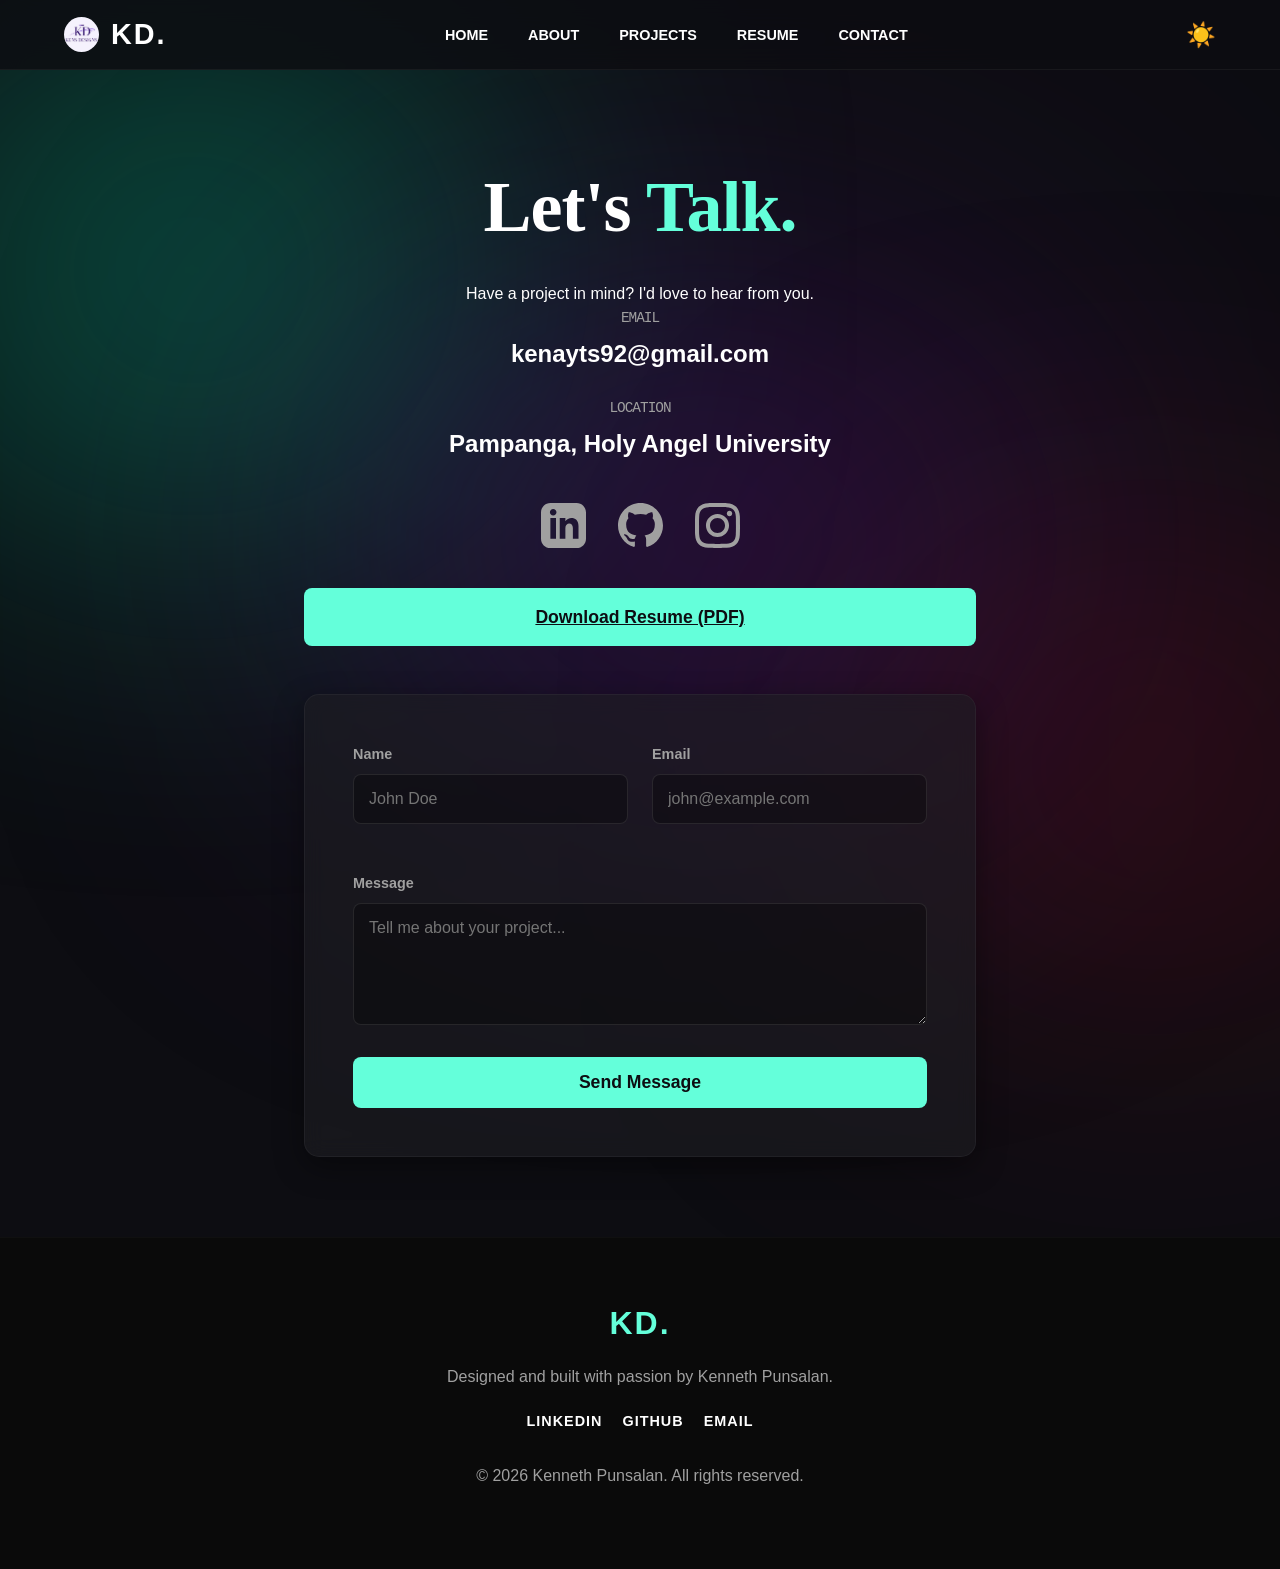
<file: contact.html>
<!DOCTYPE html>
<html lang="en" data-theme="dark">
    
<head>
    <meta charset="UTF-8">
    <meta name="viewport" content="width=device-width, initial-scale=1.0">
    <meta name="description" content="Contact Kenneth Punsalan">
    <title>Contact | KD </title>
    <link rel="stylesheet" href="csspages/cssofcontact.css">
    <link rel="icon" type="image/png" href="img/logo.jpg">

</head>
<body>
    <div class="custom-cursor" id="custom-cursor"></div>

    <div class="bg-glow glow-cyan"></div>
    <div class="bg-glow glow-purple"></div>
    <div class="bg-glow glow-red"></div>

    <nav class="navbar">
        <a href="index.html" class="logo">
            <img src="img/logo.jpg" alt="KD Logo" class="nav-logo-img">
            KD.
        </a>

        <div class="hamburger" id="hamburger">
            <span class="bar"></span>
            <span class="bar"></span>
            <span class="bar"></span>
        </div>

        <ul class="nav-links">
            <li><a href="index.html">Home</a></li>
            <li><a href="about.html">About</a></li>
            <li><a href="projects.html">Projects</a></li>
            <li><a href="resume.html">Resume</a></li>
            <li><a href="contact.html">Contact</a></li>
        </ul>
        <button class="theme-toggle" id="theme-btn" aria-label="Switch to Light Mode">☀️</button>
    </nav>

    <main class="contact-container">
        <section class="contact-header">
            <h1 class="page-title scroll-anim fade-up" style="transition-delay: 0ms;">Let's <span class="highlight">Talk.</span></h1>
            <p class="subtitle scroll-anim fade-up" style="transition-delay: 100ms;">Have a project in mind? I'd love to hear from you.</p>
        </section>

        <section class="contact-info">
            <div class="info-block scroll-anim fade-up" style="transition-delay: 200ms;">
                <span class="info-label typewriter-font">Email</span>
                <a href="mailto:kenayts92@gmail.com" class="info-link">kenayts92@gmail.com</a>
            </div>
            
            <div class="info-block scroll-anim fade-up" style="transition-delay: 300ms;">
                <span class="info-label typewriter-font">Location</span>
                <p class="info-text">Pampanga, Holy Angel University</p>
            </div>
            
            <div class="social-links scroll-anim fade-up" style="transition-delay: 400ms;">
                <a href="https://www.linkedin.com/in/kenneth-punsalan-599b6a255/" target="_blank" aria-label="LinkedIn" class="social-icon">
                    <svg viewBox="0 0 24 24" fill="currentColor"><path d="M19 0h-14c-2.761 0-5 2.239-5 5v14c0 2.761 2.239 5 5 5h14c2.762 0 5-2.239 5-5v-14c0-2.761-2.238-5-5-5zm-11 19h-3v-11h3v11zm-1.5-12.268c-.966 0-1.75-.79-1.75-1.764s.784-1.764 1.75-1.764 1.75.79 1.75 1.764-.783 1.764-1.75 1.764zm13.5 12.268h-3v-5.604c0-3.368-4-3.113-4 0v5.604h-3v-11h3v1.765c1.396-2.586 7-2.777 7 2.476v6.759z"/></svg>
                </a>
                <a href="https://github.com/KenayT" target="_blank" aria-label="GitHub" class="social-icon">
                    <svg viewBox="0 0 24 24" fill="currentColor"><path d="M12 0c-6.626 0-12 5.373-12 12 0 5.302 3.438 9.8 8.207 11.387.599.111.793-.261.793-.577v-2.234c-3.338.726-4.033-1.416-4.033-1.416-.546-1.387-1.333-1.756-1.333-1.756-1.089-.745.083-.729.083-.729 1.205.084 1.839 1.237 1.839 1.237 1.07 1.834 2.807 1.304 3.492.997.107-.775.418-1.305.762-1.604-2.665-.305-5.467-1.334-5.467-5.931 0-1.311.469-2.381 1.236-3.221-.124-.303-.535-1.524.117-3.176 0 0 1.008-.322 3.301 1.23.957-.266 1.983-.399 3.003-.404 1.02.005 2.047.138 3.006.404 2.291-1.552 3.297-1.23 3.297-1.23.653 1.653.242 2.874.118 3.176.77.84 1.235 1.911 1.235 3.221 0 4.609-2.807 5.624-5.479 5.921.43.372.823 1.102.823 2.222v3.293c0 .319.192.694.801.576 4.765-1.589 8.199-6.086 8.199-11.386 0-6.627-5.373-12-12-12z"/></svg>
                </a>
                <a href="https://www.instagram.com/kenkenayt/" target="_blank" aria-label="Instagram" class="social-icon">
                    <svg viewBox="0 0 24 24" fill="currentColor"><path d="M12 2.163c3.204 0 3.584.012 4.85.07 3.252.148 4.771 1.691 4.919 4.919.058 1.265.069 1.645.069 4.849 0 3.205-.012 3.584-.069 4.849-.149 3.225-1.664 4.771-4.919 4.919-1.266.058-1.644.07-4.85.07-3.204 0-3.584-.012-4.849-.07-3.26-.149-4.771-1.699-4.919-4.92-.058-1.265-.07-1.644-.07-4.849 0-3.204.013-3.583.07-4.849.149-3.227 1.664-4.771 4.919-4.919 1.266-.057 1.645-.069 4.849-.069zm0-2.163c-3.259 0-3.667.014-4.947.072-4.358.2-6.78 2.618-6.98 6.98-.059 1.281-.073 1.689-.073 4.948 0 3.259.014 3.668.072 4.948.2 4.358 2.618 6.78 6.98 6.98 1.281.058 1.689.072 4.948.072 3.259 0 3.668-.014 4.948-.072 4.354-.2 6.782-2.618 6.979-6.98.059-1.28.073-1.689.073-4.948 0-3.259-.014-3.667-.072-4.947-.196-4.354-2.617-6.78-6.979-6.98-1.281-.059-1.69-.073-4.949-.073zm0 5.838c-3.403 0-6.162 2.759-6.162 6.162s2.759 6.163 6.162 6.163 6.162-2.759 6.162-6.163c0-3.403-2.759-6.162-6.162-6.162zm0 10.162c-2.209 0-4-1.79-4-4 0-2.209 1.791-4 4-4s4 1.791 4 4c0 2.21-1.791 4-4 4zm6.406-11.845c-.796 0-1.441.645-1.441 1.44s.645 1.44 1.441 1.44c.795 0 1.439-.645 1.439-1.44s-.644-1.44-1.439-1.44z"/></svg>
                </a>
            </div>

            <div class="info-block scroll-anim fade-up" style="transition-delay: 500ms; margin-top: 2.5rem;">
                <a href="docs/resume.pdf" download="Kenneth_Punsalan_Resume.pdf" class="btn-primary" style="display: inline-block;">
                    Download Resume (PDF)
                </a>
            </div>
        </section>

        <section class="form-section">
            <div class="form-wrapper scroll-anim fade-up" style="transition-delay: 500ms;">
                
                <form action="https://formsubmit.co/kenayts92@gmail.com" method="POST" id="contact-form">
                    
                    <input type="hidden" name="_subject" value="New Message from Portfolio!">
                    <input type="hidden" name="_captcha" value="false">

                    <div class="input-row">
                        <div class="input-group">
                            <label for="name">Name</label>
                            <input type="text" name="Name" id="name" required placeholder="John Doe">
                        </div>
                        <div class="input-group">
                            <label for="email">Email</label>
                            <input type="email" name="Email" id="email" required placeholder="john@example.com">
                        </div>
                    </div>
                    <div class="input-group">
                        <label for="message">Message</label>
                        <textarea name="Message" id="message" rows="5" required placeholder="Tell me about your project..."></textarea>
                    </div>
                    <button type="submit" class="btn-primary form-submit-btn" id="submit-btn">
                        <span class="btn-text">Send Message</span>
                    </button>
                </form>

                <div class="success-message" id="success-message" style="display: none; text-align: center;">
                    <div class="checkmark-circle">
                        <svg viewBox="0 0 52 52" class="checkmark-svg">
                            <circle cx="26" cy="26" r="25" fill="none" class="checkmark-circle-path"/>
                            <path fill="none" d="M14.1 27.2l7.1 7.2 16.7-16.8" class="checkmark-check-path"/>
                        </svg>
                    </div>
                    <h3 class="typewriter-font highlight">Message Sent!</h3>
                    <p>Thanks for reaching out. I'll get back to you shortly.</p>
                    
                    <button class="btn-outline" id="send-another-btn" style="margin-top: 1.5rem;">
                        Send Another Message
                    </button>
                </div>
        </section>

    </main>

    <footer class="footer">
        <div class="footer-content">
            <h2 class="footer-logo">KD.</h2>
            <p>Designed and built with passion by Kenneth Punsalan.</p>
            <div class="footer-socials">
                <a href="https://www.linkedin.com/in/kenneth-punsalan-599b6a255/">LinkedIn</a>
                <a href="https://github.com/KenayT">GitHub</a>
                <a href="mailto:kennethpunsalan@gmail.com">Email</a>
            </div>
            <p class="copyright">&copy; 2026 Kenneth Punsalan. All rights reserved.</p>
        </div>
    </footer>

    <script src="javapages/javaforcontact.js"></script>
</body>
</html>
</file>
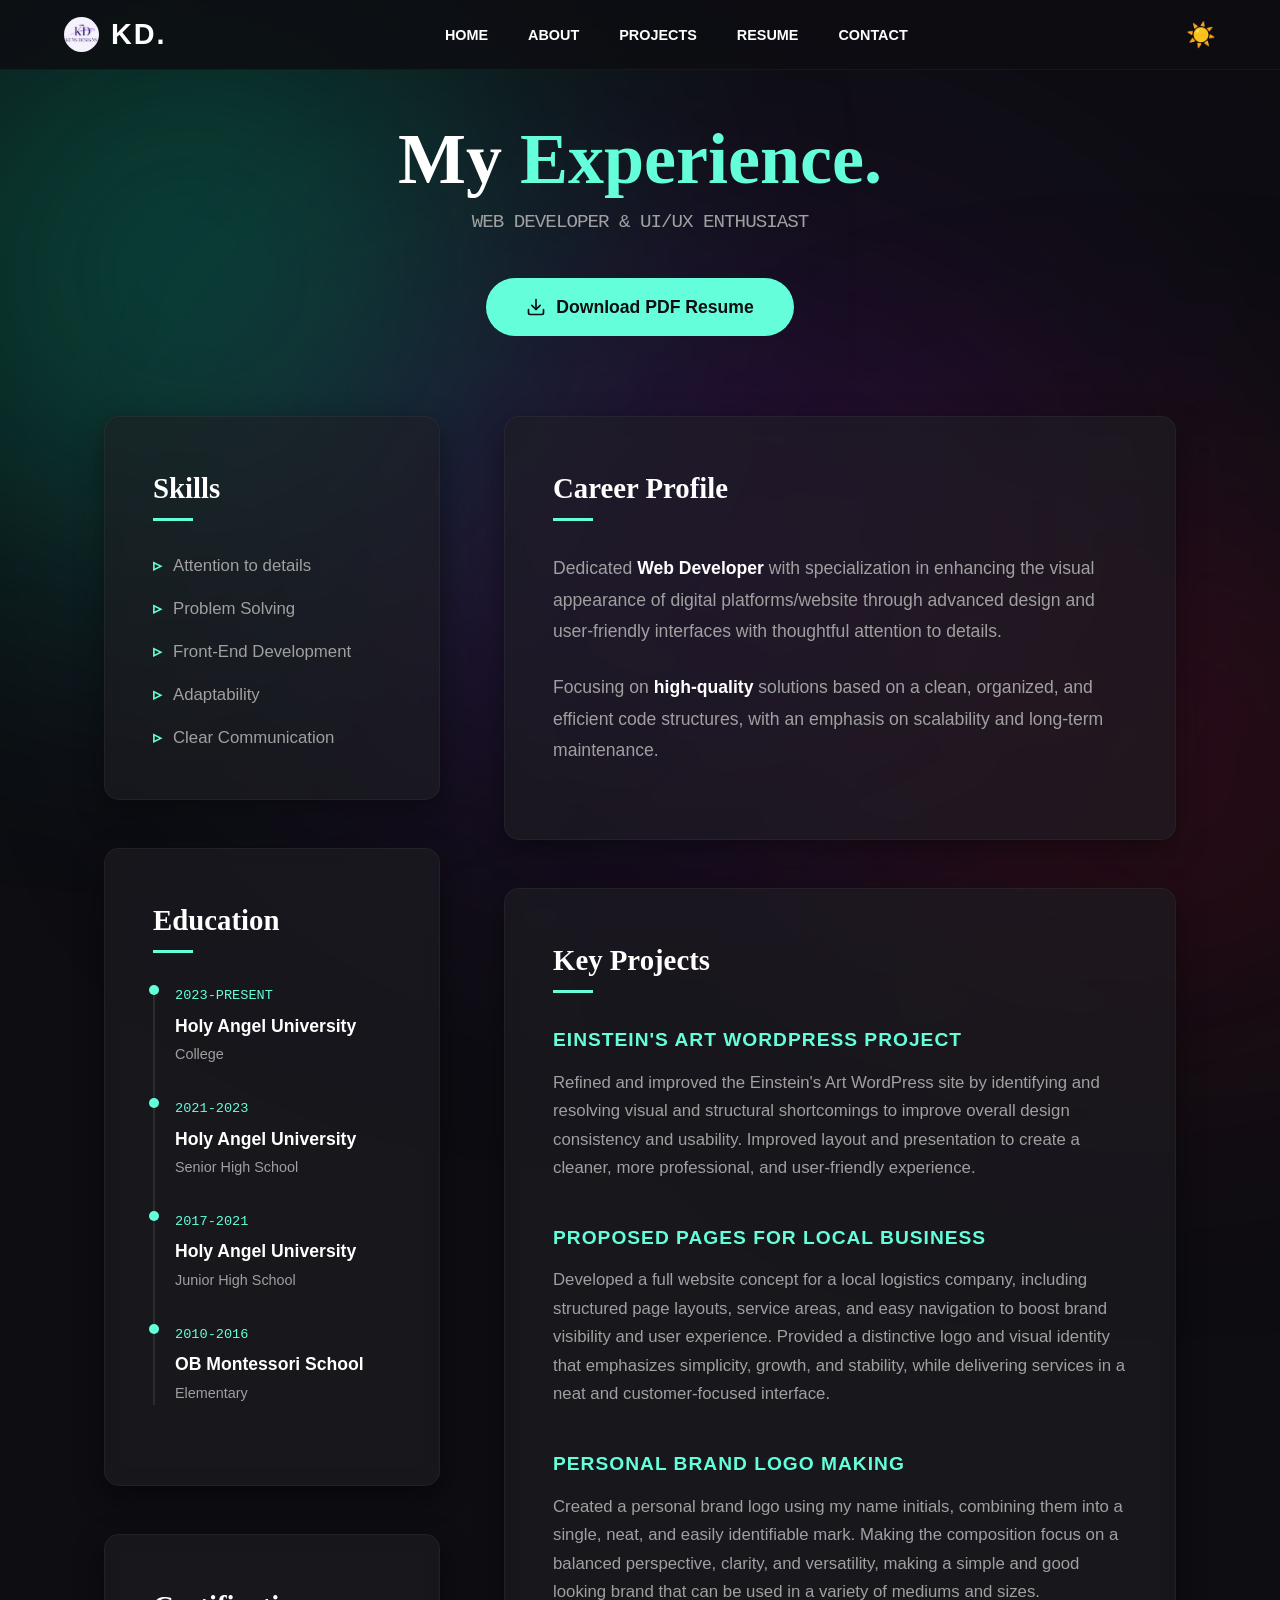
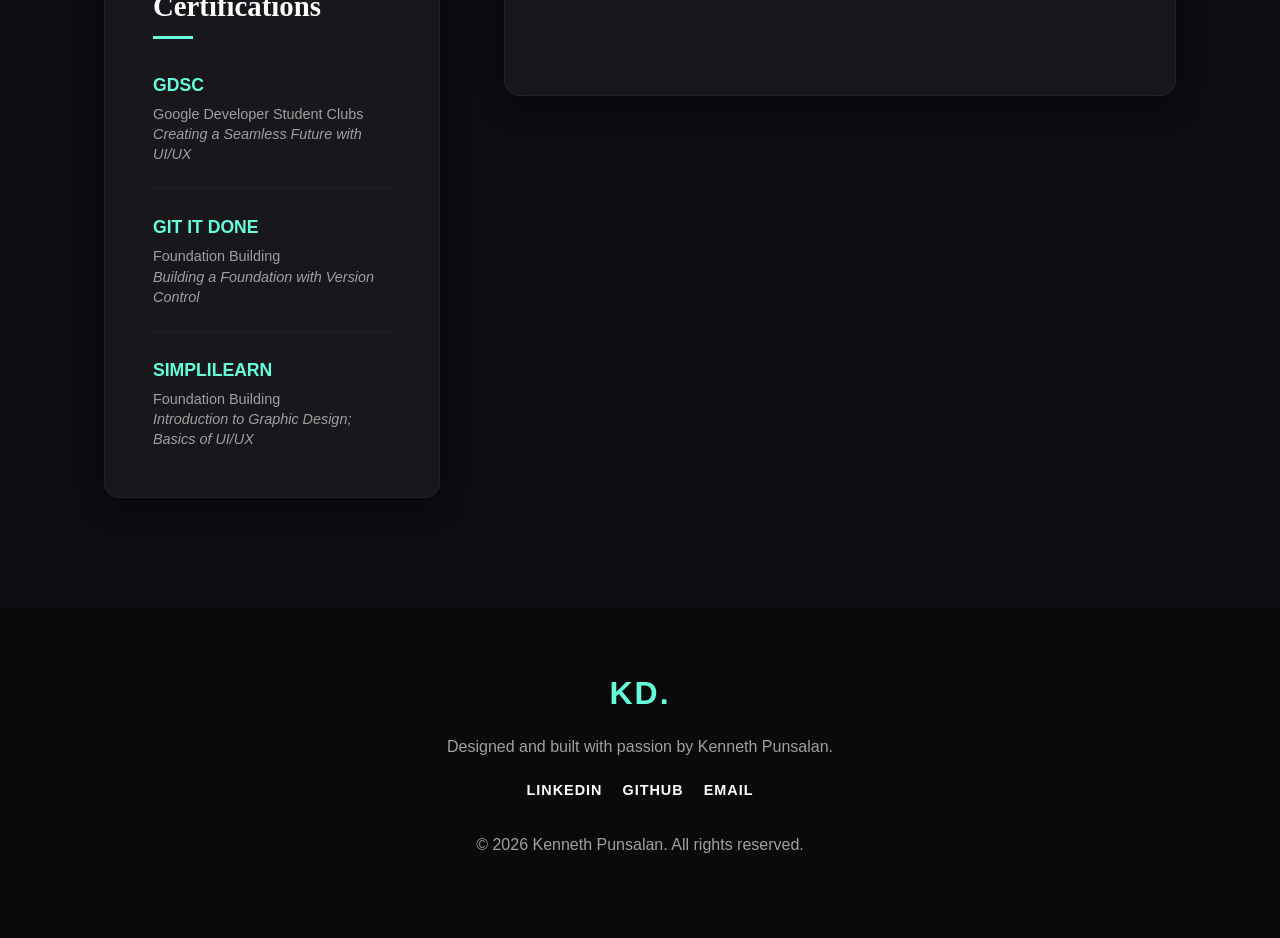
<file: resume.html>
<!DOCTYPE html>
<html lang="en" data-theme="dark">
<head>
    <meta charset="UTF-8">
    <meta name="viewport" content="width=device-width, initial-scale=1.0">
    <meta name="description" content="Resume of Kenneth Punsalan">
    <link rel="icon" type="image/png" href="img/logot.png">
    <title>Resume | Kenneth Punsalan</title>
    <link rel="stylesheet" href="csspages/cssofresume.css">
</head>
<body>
    <div class="custom-cursor" id="custom-cursor"></div>

    <div class="bg-glow glow-cyan"></div>
    <div class="bg-glow glow-purple"></div>
    <div class="bg-glow glow-red"></div>

        <nav class="navbar">
        <a href="index.html" class="logo">
            <img src="img/logo.jpg" alt="KD Logo" class="nav-logo-img">
            KD.
        </a>

        <div class="hamburger" id="hamburger">
            <span class="bar"></span>
            <span class="bar"></span>
            <span class="bar"></span>
        </div>

        <ul class="nav-links">
            <li><a href="index.html">Home</a></li>
            <li><a href="about.html">About</a></li>
            <li><a href="projects.html">Projects</a></li>
            <li><a href="resume.html">Resume</a></li>
            <li><a href="contact.html">Contact</a></li>
        </ul>
        <button class="theme-toggle" id="theme-btn" aria-label="Switch to Light Mode">☀️</button>
    </nav>

    <main class="resume-container">
        <section class="resume-header">
            <h1 class="page-title scroll-anim fade-up" style="transition-delay: 0ms;">My <span class="highlight">Experience.</span></h1>
            <p class="subtitle typewriter-font scroll-anim fade-up" style="transition-delay: 100ms;">Web Developer & UI/UX Enthusiast</p>
            
            <div class="download-wrapper scroll-anim fade-up" style="transition-delay: 200ms;">
                <a href="docs/resume.pdf" download="Kenneth_Punsalan_Resume.pdf" class="btn-primary download-btn">
                    <svg viewBox="0 0 24 24" fill="none" stroke="currentColor" stroke-width="2" stroke-linecap="round" stroke-linejoin="round" class="download-icon"><path d="M21 15v4a2 2 0 0 1-2 2H5a2 2 0 0 1-2-2v-4"></path><polyline points="7 10 12 15 17 10"></polyline><line x1="12" y1="15" x2="12" y2="3"></line></svg>
                    Download PDF Resume
                </a>
            </div>
        </section>

        <section class="resume-grid">
            
            <div class="resume-sidebar">
                
                <div class="resume-block scroll-anim slide-left" style="transition-delay: 300ms;">
                    <h2 class="block-title">Skills</h2>
                    <ul class="skills-list">
                        <li>Attention to details</li>
                        <li>Problem Solving</li>
                        <li>Front-End Development</li>
                        <li>Adaptability</li>
                        <li>Clear Communication</li>
                    </ul>
                </div>

                <div class="resume-block scroll-anim slide-left" style="transition-delay: 400ms;">
                    <h2 class="block-title">Education</h2>
                    <div class="timeline">
                        <div class="timeline-item">
                            <span class="timeline-date">2023-PRESENT</span>
                            <h4 class="timeline-title">Holy Angel University</h4>
                            <p class="timeline-desc">College</p>
                        </div>
                        <div class="timeline-item">
                            <span class="timeline-date">2021-2023</span>
                            <h4 class="timeline-title">Holy Angel University</h4>
                            <p class="timeline-desc">Senior High School</p>
                        </div>
                        <div class="timeline-item">
                            <span class="timeline-date">2017-2021</span>
                            <h4 class="timeline-title">Holy Angel University</h4>
                            <p class="timeline-desc">Junior High School</p>
                        </div>
                        <div class="timeline-item">
                            <span class="timeline-date">2010-2016</span>
                            <h4 class="timeline-title">OB Montessori School</h4>
                            <p class="timeline-desc">Elementary</p>
                        </div>
                    </div>
                </div>

                <div class="resume-block scroll-anim slide-left" style="transition-delay: 500ms;">
                    <h2 class="block-title">Certifications</h2>
                    <div class="cert-item">
                        <h4 class="highlight">GDSC</h4>
                        <p>Google Developer Student Clubs<br><em>Creating a Seamless Future with UI/UX</em></p>
                    </div>
                    <div class="cert-item">
                        <h4 class="highlight">GIT IT DONE</h4>
                        <p>Foundation Building<br><em>Building a Foundation with Version Control</em></p>
                    </div>
                    <div class="cert-item">
                        <h4 class="highlight">SIMPLILEARN</h4>
                        <p>Foundation Building<br><em>Introduction to Graphic Design; Basics of UI/UX</em></p>
                    </div>
                </div>

            </div>

            <div class="resume-main">
                
                <div class="resume-block scroll-anim slide-right" style="transition-delay: 300ms;">
                    <h2 class="block-title">Career Profile</h2>
                    <p class="profile-text">
                        Dedicated <strong>Web Developer</strong> with specialization in enhancing the visual appearance of digital platforms/website through advanced design and user-friendly interfaces with thoughtful attention to details.
                    </p>
                    <p class="profile-text">
                        Focusing on <strong>high-quality</strong> solutions based on a clean, organized, and efficient code structures, with an emphasis on scalability and long-term maintenance.
                    </p>
                </div>

                <div class="resume-block scroll-anim slide-right" style="transition-delay: 400ms;">
                    <h2 class="block-title">Key Projects</h2>
                    
                    <div class="project-item">
                        <h3 class="project-title">EINSTEIN'S ART WORDPRESS PROJECT</h3>
                        <p class="project-desc">Refined and improved the Einstein's Art WordPress site by identifying and resolving visual and structural shortcomings to improve overall design consistency and usability. Improved layout and presentation to create a cleaner, more professional, and user-friendly experience.</p>
                    </div>

                    <div class="project-item">
                        <h3 class="project-title">PROPOSED PAGES FOR LOCAL BUSINESS</h3>
                        <p class="project-desc">Developed a full website concept for a local logistics company, including structured page layouts, service areas, and easy navigation to boost brand visibility and user experience. Provided a distinctive logo and visual identity that emphasizes simplicity, growth, and stability, while delivering services in a neat and customer-focused interface.</p>
                    </div>

                    <div class="project-item">
                        <h3 class="project-title">PERSONAL BRAND LOGO MAKING</h3>
                        <p class="project-desc">Created a personal brand logo using my name initials, combining them into a single, neat, and easily identifiable mark. Making the composition focus on a balanced perspective, clarity, and versatility, making a simple and good looking brand that can be used in a variety of mediums and sizes.</p>
                    </div>
                </div>

            </div>

        </section>
    </main>

    <footer class="footer">
        <div class="footer-content">
            <h2 class="footer-logo">KD.</h2>
            <p>Designed and built with passion by Kenneth Punsalan.</p>
            <div class="footer-socials">
                <a href="https://www.linkedin.com/in/kenneth-punsalan-599b6a255/">LinkedIn</a>
                <a href="https://github.com/KenayT">GitHub</a>
                <a href="mailto:kennethpunsalan@gmail.com">Email</a>
            </div>
            <p class="copyright">&copy; 2026 Kenneth Punsalan. All rights reserved.</p>
        </div>
    </footer>

    <script src="javapages/javaforresume.js"></script>
</body>
</html>
</file>
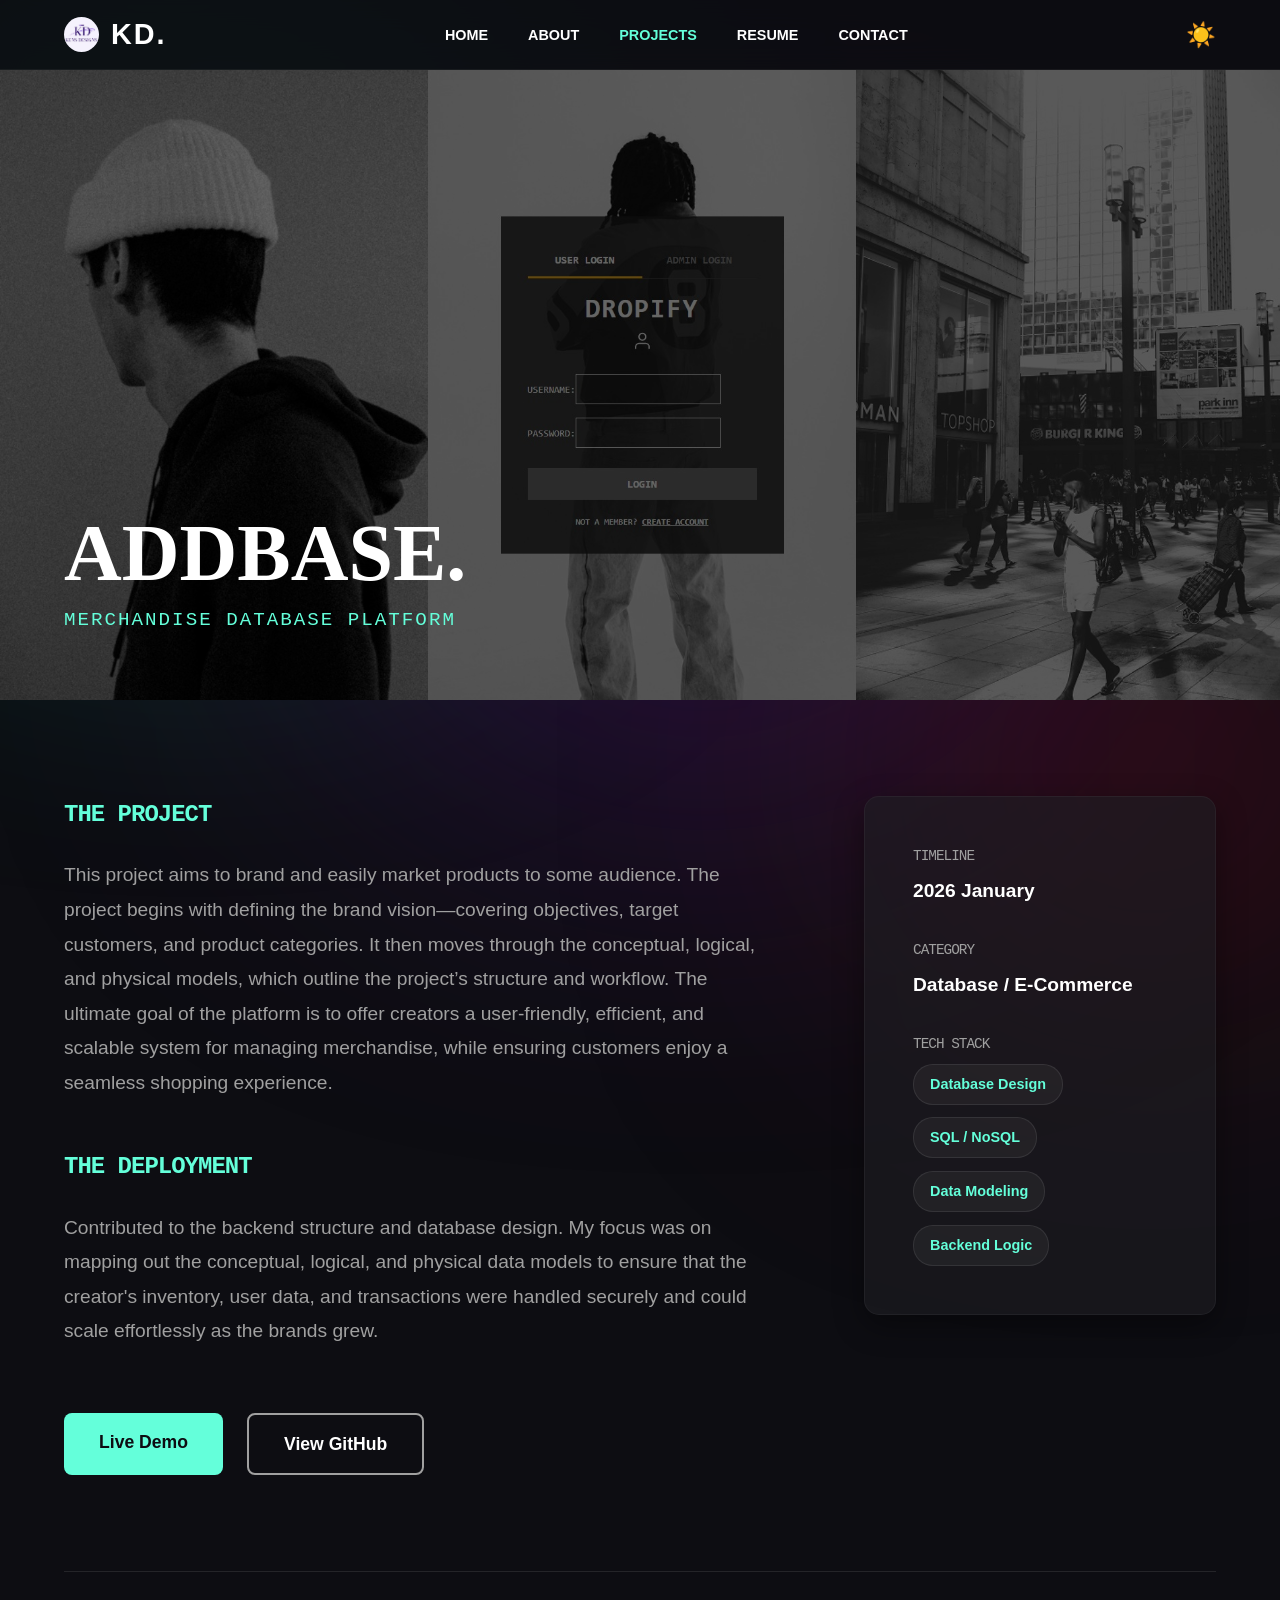
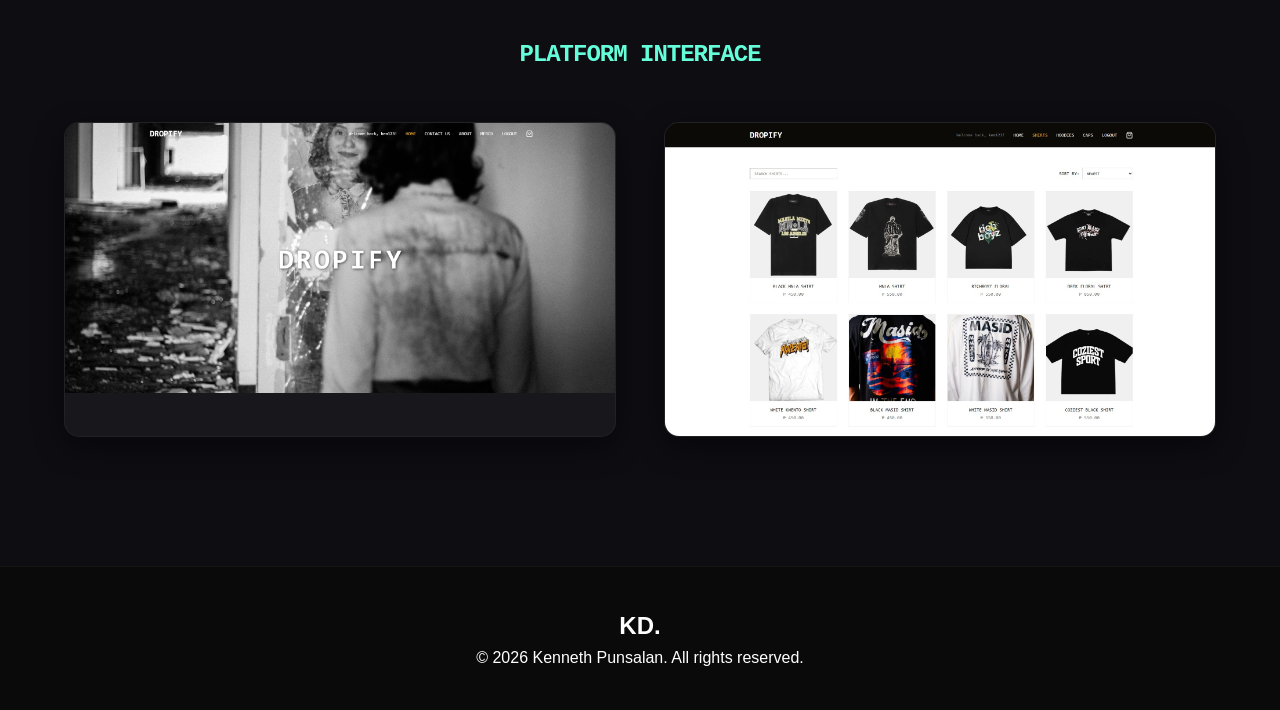
<file: projects/addbase.html>
<!DOCTYPE html>
<html lang="en" data-theme="dark">
<head>
    <meta charset="UTF-8">
    <meta name="viewport" content="width=device-width, initial-scale=1.0">
    <meta name="description" content="ADDBASE - Dropify Merchandise Brand Database Project">
    <link rel="icon" type="image/png" href="../img/logo.jpg">
    <title>ADDBASE | Kenneth Punsalan</title>
    <link rel="stylesheet" href="../projectcssjava/template.css">
</head>
<body>
    <div class="custom-cursor" id="custom-cursor"></div>

    <div class="bg-glow glow-cyan"></div>
    <div class="bg-glow glow-purple"></div>
    <div class="bg-glow glow-red"></div>

    <nav class="navbar">
        <a href="../index.html" class="logo">
            <img src="../img/logo.jpg" alt="KD Logo" class="nav-logo-img">
            KD.
        </a>

        <div class="hamburger" id="hamburger">
            <span class="bar"></span>
            <span class="bar"></span>
            <span class="bar"></span>
        </div>

        <ul class="nav-links">
            <li><a href="../index.html">Home</a></li>
            <li><a href="../about.html">About</a></li>
            <li><a href="../projects.html" class="active">Projects</a></li>
            <li><a href="../resume.html">Resume</a></li>
            <li><a href="../contact.html">Contact</a></li>
        </ul>
        <button class="theme-toggle" id="theme-btn" aria-label="Switch to Light Mode">☀️</button>
    </nav>

    <main class="project-detail-container">
        <section class="project-hero scroll-anim fade-up">
            <div class="hero-image-wrapper">
                <img src="../img/addbase.jpg" alt="ADDBASE Dropify Interface" class="hero-img">
            </div>
            <div class="hero-title-box">
                <h1 class="page-title">ADDBASE.</h1>
                <p class="subtitle typewriter-font">Merchandise Database Platform</p>
            </div>
        </section>

        <section class="project-content">
            <div class="content-grid">
                
                <div class="project-info-side scroll-anim slide-left">
                    <div class="info-block">
                        <h3 class="typewriter-font highlight">The Project</h3>
                        <p class="description">
                            This project aims to brand and easily market products to some audience. The project begins with defining the brand vision—covering objectives, target customers, and product categories. It then moves through the conceptual, logical, and physical models, which outline the project’s structure and workflow. The ultimate goal of the platform is to offer creators a user-friendly, efficient, and scalable system for managing merchandise, while ensuring customers enjoy a seamless shopping experience.
                        </p>
                    </div>
                    
                    <div class="info-block">
                        <h3 class="typewriter-font highlight">The Deployment</h3>
                        <p class="description">
                            Contributed to the backend structure and database design. My focus was on mapping out the conceptual, logical, and physical data models to ensure that the creator's inventory, user data, and transactions were handled securely and could scale effortlessly as the brands grew.
                        </p>
                    </div>

                    <div class="project-actions">
                        <a href="https://dropifystore.netlify.app/login" class="btn-primary">Live Demo</a>
                        <a href="https://github.com/jarenkendrick14/6WCSERVER-WD303-Dropify" class="btn-outline">View GitHub</a>
                    </div>
                </div>

                <div class="project-meta-side scroll-anim slide-right">
                    <div class="meta-card">
                        <div class="meta-item">
                            <span class="meta-label typewriter-font">Timeline</span>
                            <span class="meta-value">2026 January</span>
                        </div>
                        <div class="meta-item">
                            <span class="meta-label typewriter-font">Category</span>
                            <span class="meta-value">Database / E-Commerce</span>
                        </div>
                        <div class="meta-item">
                            <span class="meta-label typewriter-font">Tech Stack</span>
                            <div class="tech-tags">
                                <span class="tag">Database Design</span>
                                <span class="tag">SQL / NoSQL</span>
                                <span class="tag">Data Modeling</span>
                                <span class="tag">Backend Logic</span>
                            </div>
                        </div>
                    </div>
                </div>

                </div> <div class="project-gallery scroll-anim fade-up" style="transition-delay: 200ms;">
                <h3 class="typewriter-font highlight gallery-title">Platform Interface</h3>
                <div class="gallery-grid">
                    <div class="gallery-item">
                        <img src="../img/addbase1.jpg" alt="ADDBASE Dropify Screen 1" class="gallery-img">
                    </div>
                    <div class="gallery-item">
                        <img src="../img/addbase2.jpg" alt="ADDBASE Dropify Screen 2" class="gallery-img">
                    </div>
                </div>
            </div>

        </section> </main>

            </div>
        </section>
    </main>

    <footer class="footer scroll-anim fade-up">
        <div class="footer-content">
            <h2 class="footer-logo">KD.</h2>
            <p class="copyright">&copy; 2026 Kenneth Punsalan. All rights reserved.</p>
        </div>
    </footer>

    <script src="../projectcssjava/template.js"></script>
</body>
</html>
</file>
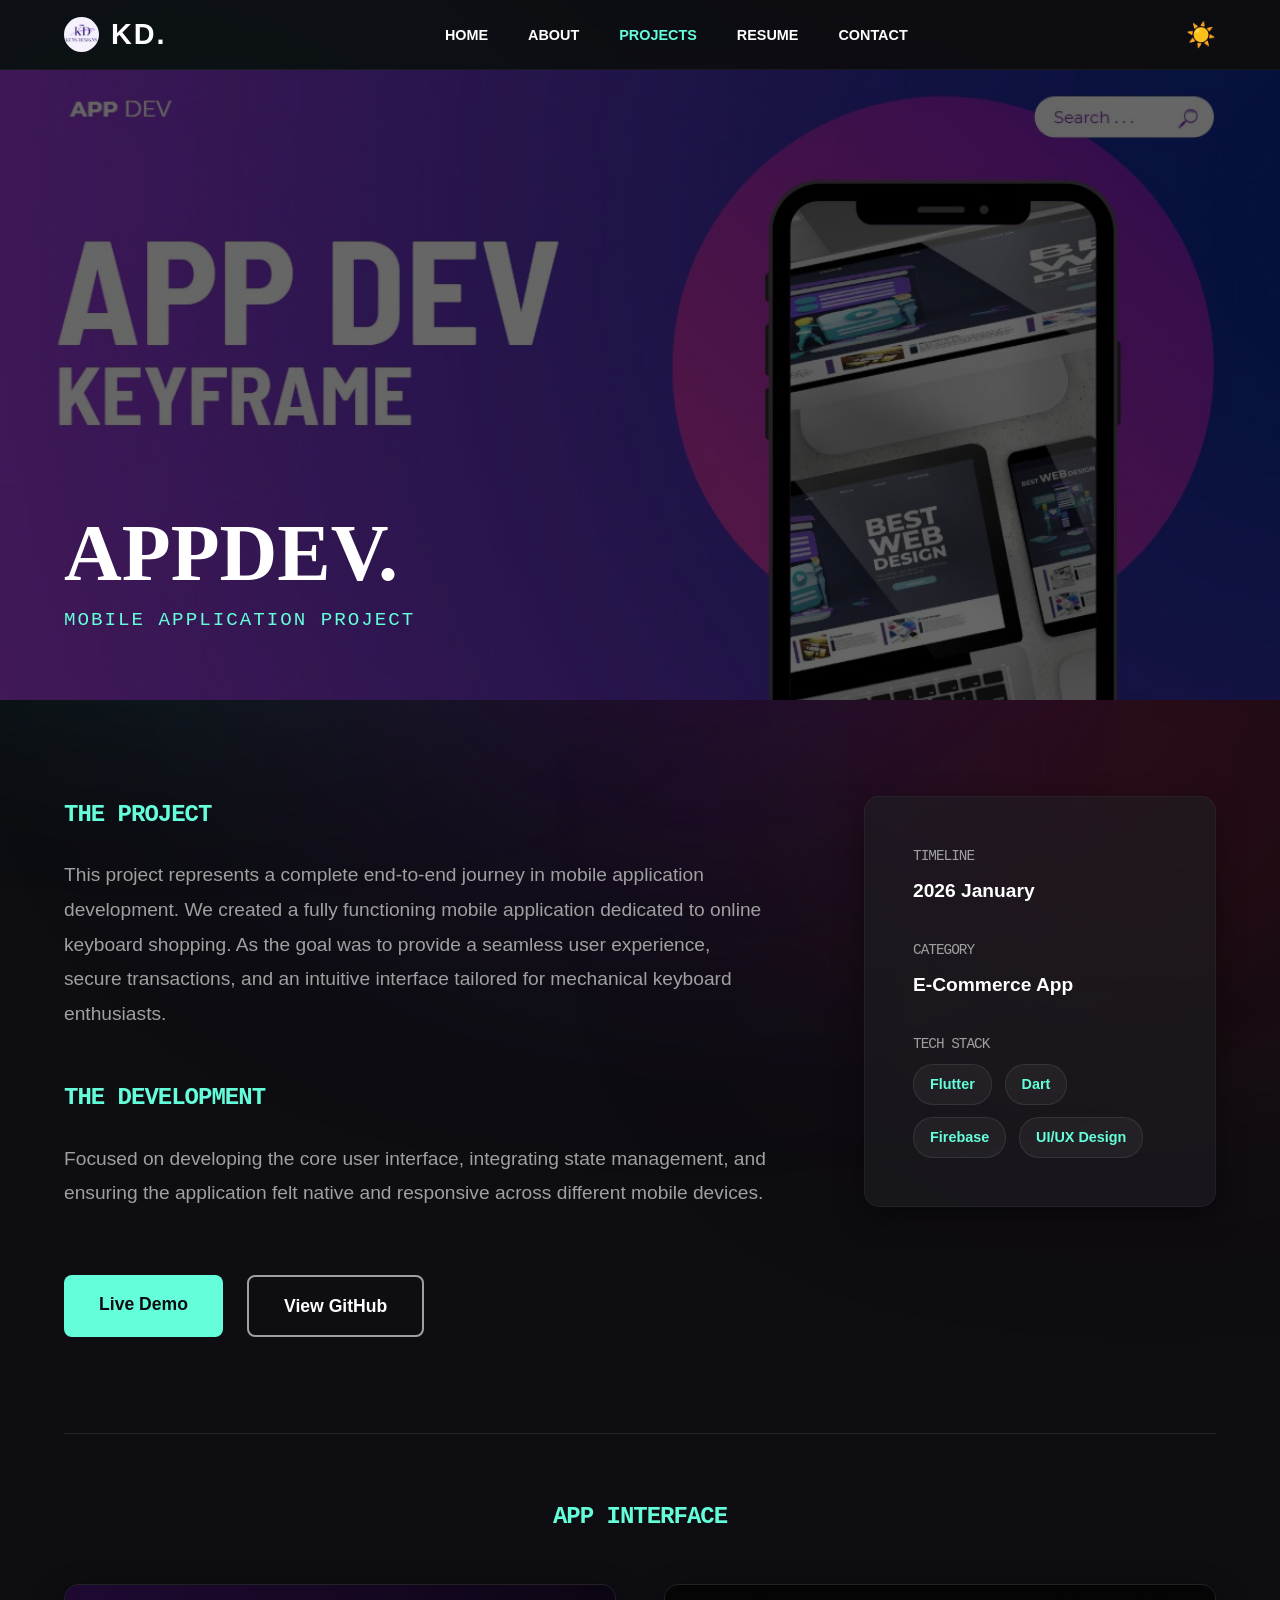
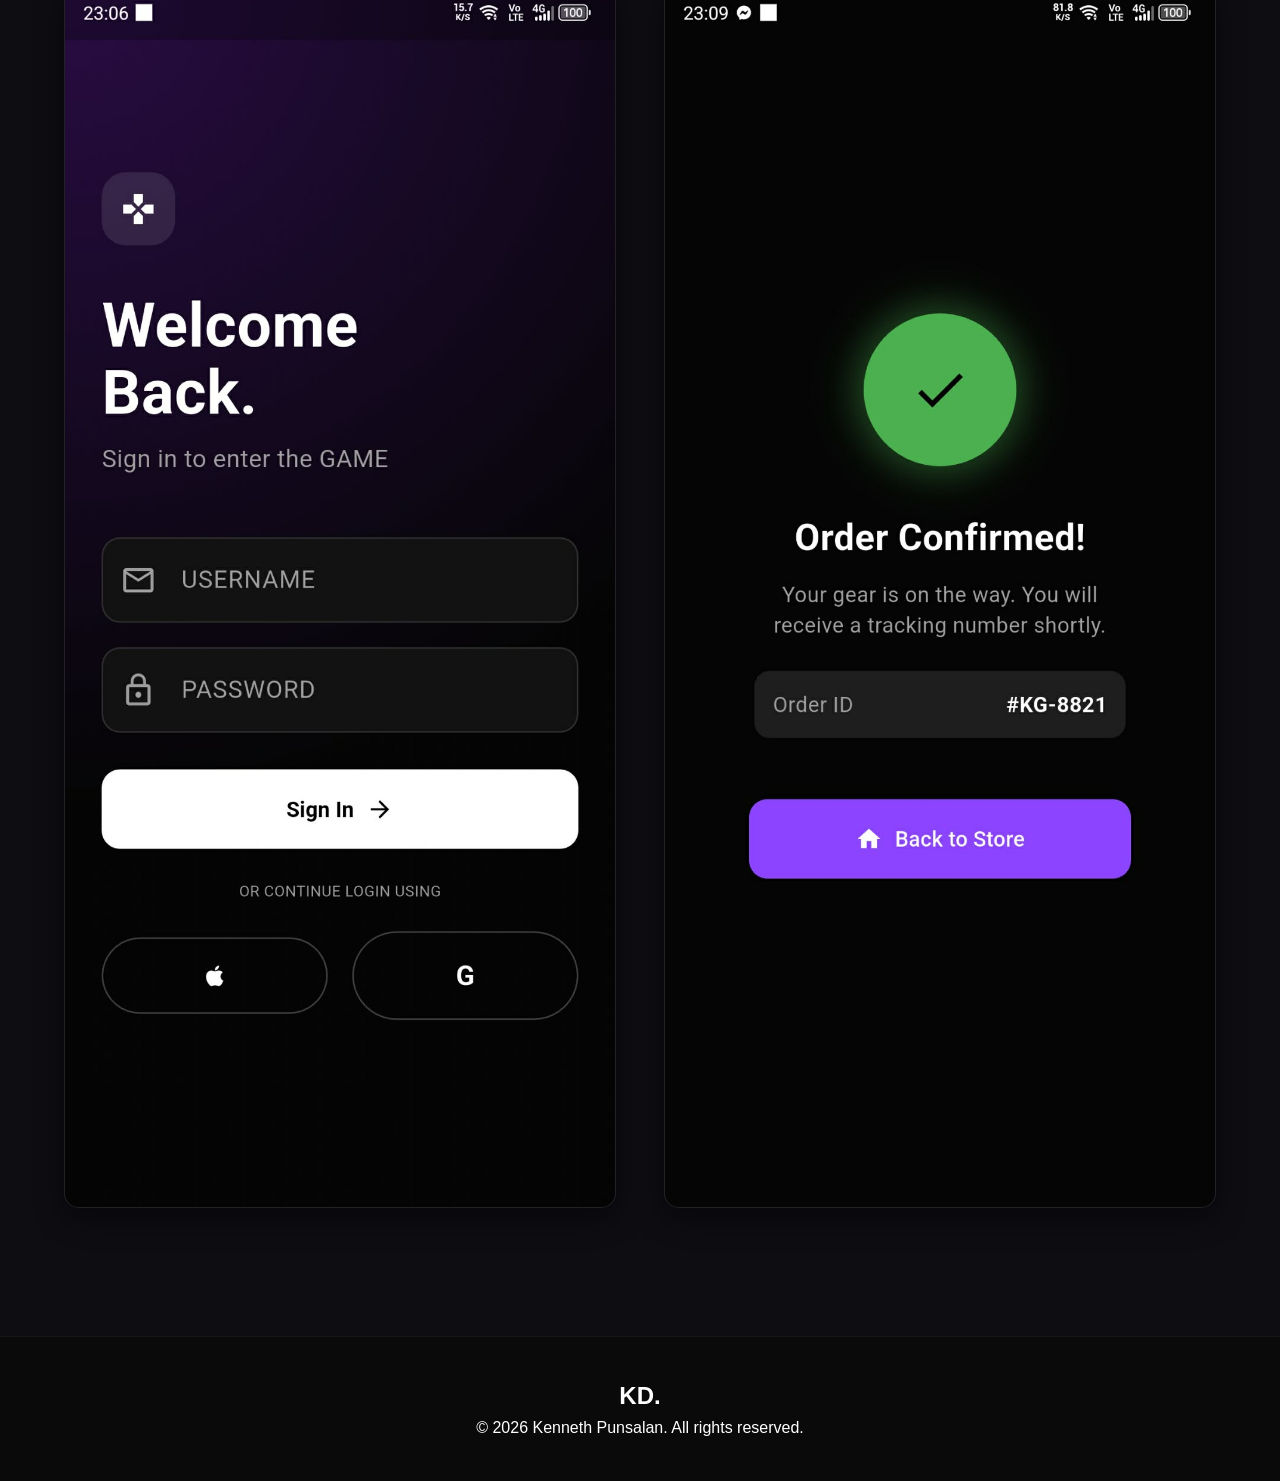
<file: projects/appdev.html>
<!DOCTYPE html>
<html lang="en" data-theme="dark">
<head>
    <meta charset="UTF-8">
    <meta name="viewport" content="width=device-width, initial-scale=1.0">
    <meta name="description" content="APPDEV - Mobile Keyboard Shopping App">
    <link rel="icon" type="image/png" href="../img/logo.jpg">
    <title>APPDEV | Kenneth Punsalan</title>
    <link rel="stylesheet" href="../projectcssjava/template.css">
</head>
<body>
    <div class="custom-cursor" id="custom-cursor"></div>

    <div class="bg-glow glow-cyan"></div>
    <div class="bg-glow glow-purple"></div>
    <div class="bg-glow glow-red"></div>

        <nav class="navbar">
        <a href="../index.html" class="logo">
            <img src="../img/logo.jpg" alt="KD Logo" class="nav-logo-img">
            KD.
        </a>

        <div class="hamburger" id="hamburger">
            <span class="bar"></span>
            <span class="bar"></span>
            <span class="bar"></span>
        </div>

        <ul class="nav-links">
            <li><a href="../index.html">Home</a></li>
            <li><a href="../about.html">About</a></li>
            <li><a href="../projects.html" class="active">Projects</a></li>
            <li><a href="../resume.html">Resume</a></li>
            <li><a href="../contact.html">Contact</a></li>
        </ul>
        <button class="theme-toggle" id="theme-btn" aria-label="Switch to Light Mode">☀️</button>
    </nav>

    <main class="project-detail-container">
        <section class="project-hero scroll-anim fade-up">
            <div class="hero-image-wrapper">
                <img src="../img/new.jpg" alt="APPDEV Project Interface" class="hero-img">
            </div>
            <div class="hero-title-box">
                <h1 class="page-title">APPDEV.</h1>
                <p class="subtitle typewriter-font">Mobile Application Project</p>
            </div>
        </section>

        <section class="project-content">
            <div class="content-grid">
                
                <div class="project-info-side scroll-anim slide-left">
                    <div class="info-block">
                        <h3 class="typewriter-font highlight">The Project</h3>
                        <p class="description">
                            This project represents a complete end-to-end journey in mobile application development. We created a fully functioning mobile application dedicated to online keyboard shopping. As the goal was to provide a seamless user experience, secure transactions, and an intuitive interface tailored for mechanical keyboard enthusiasts.
                        </p>
                    </div>
                    
                    <div class="info-block">
                        <h3 class="typewriter-font highlight">THE DEVELOPMENT</h3>
                        <p class="description">
                            Focused on developing the core user interface, integrating state management, and ensuring the application felt native and responsive across different mobile devices.
                        </p>
                    </div>

                    <div class="project-actions">
                        <a href="https://drive.google.com/file/d/1KrZ4k1TV4m5as2Bm6HytpAwt_F5w5rKh/view" class="btn-primary">Live Demo</a>
                        <a href="https://drive.google.com/file/d/1KrZ4k1TV4m5as2Bm6HytpAwt_F5w5rKh/view" class="btn-outline">View GitHub</a>
                    </div>
                </div>

                <div class="project-meta-side scroll-anim slide-right">
                    <div class="meta-card">
                        <div class="meta-item">
                            <span class="meta-label typewriter-font">Timeline</span>
                            <span class="meta-value">2026 January</span>
                        </div>
                        <div class="meta-item">
                            <span class="meta-label typewriter-font">Category</span>
                            <span class="meta-value">E-Commerce App</span>
                        </div>
                        <div class="meta-item">
                            <span class="meta-label typewriter-font">Tech Stack</span>
                            <div class="tech-tags">
                                <span class="tag">Flutter</span>
                                <span class="tag">Dart</span>
                                <span class="tag">Firebase</span>
                                <span class="tag">UI/UX Design</span>
                            </div>
                        </div>
                    </div>
                </div>

            </div>

            </div> <div class="project-gallery scroll-anim fade-up" style="transition-delay: 200ms;">
                <h3 class="typewriter-font highlight gallery-title">App Interface</h3>
                <div class="gallery-grid">
                    <div class="gallery-item">
                        <img src="../img/app1.jpg" alt="APPDEV Interface Screen 1" class="gallery-img">
                    </div>
                    <div class="gallery-item">
                        <img src="../img/app2.jpg" alt="APPDEV Interface Screen 2" class="gallery-img">
                    </div>
                </div>
            </div>

        </section> </main>

        </section>
    </main>

    <footer class="footer scroll-anim fade-up">
        <div class="footer-content">
            <h2 class="footer-logo">KD.</h2>
            <p class="copyright">&copy; 2026 Kenneth Punsalan. All rights reserved.</p>
        </div>
    </footer>

    <script src="../projectcssjava/template.js"></script>
</body>
</html>
</file>
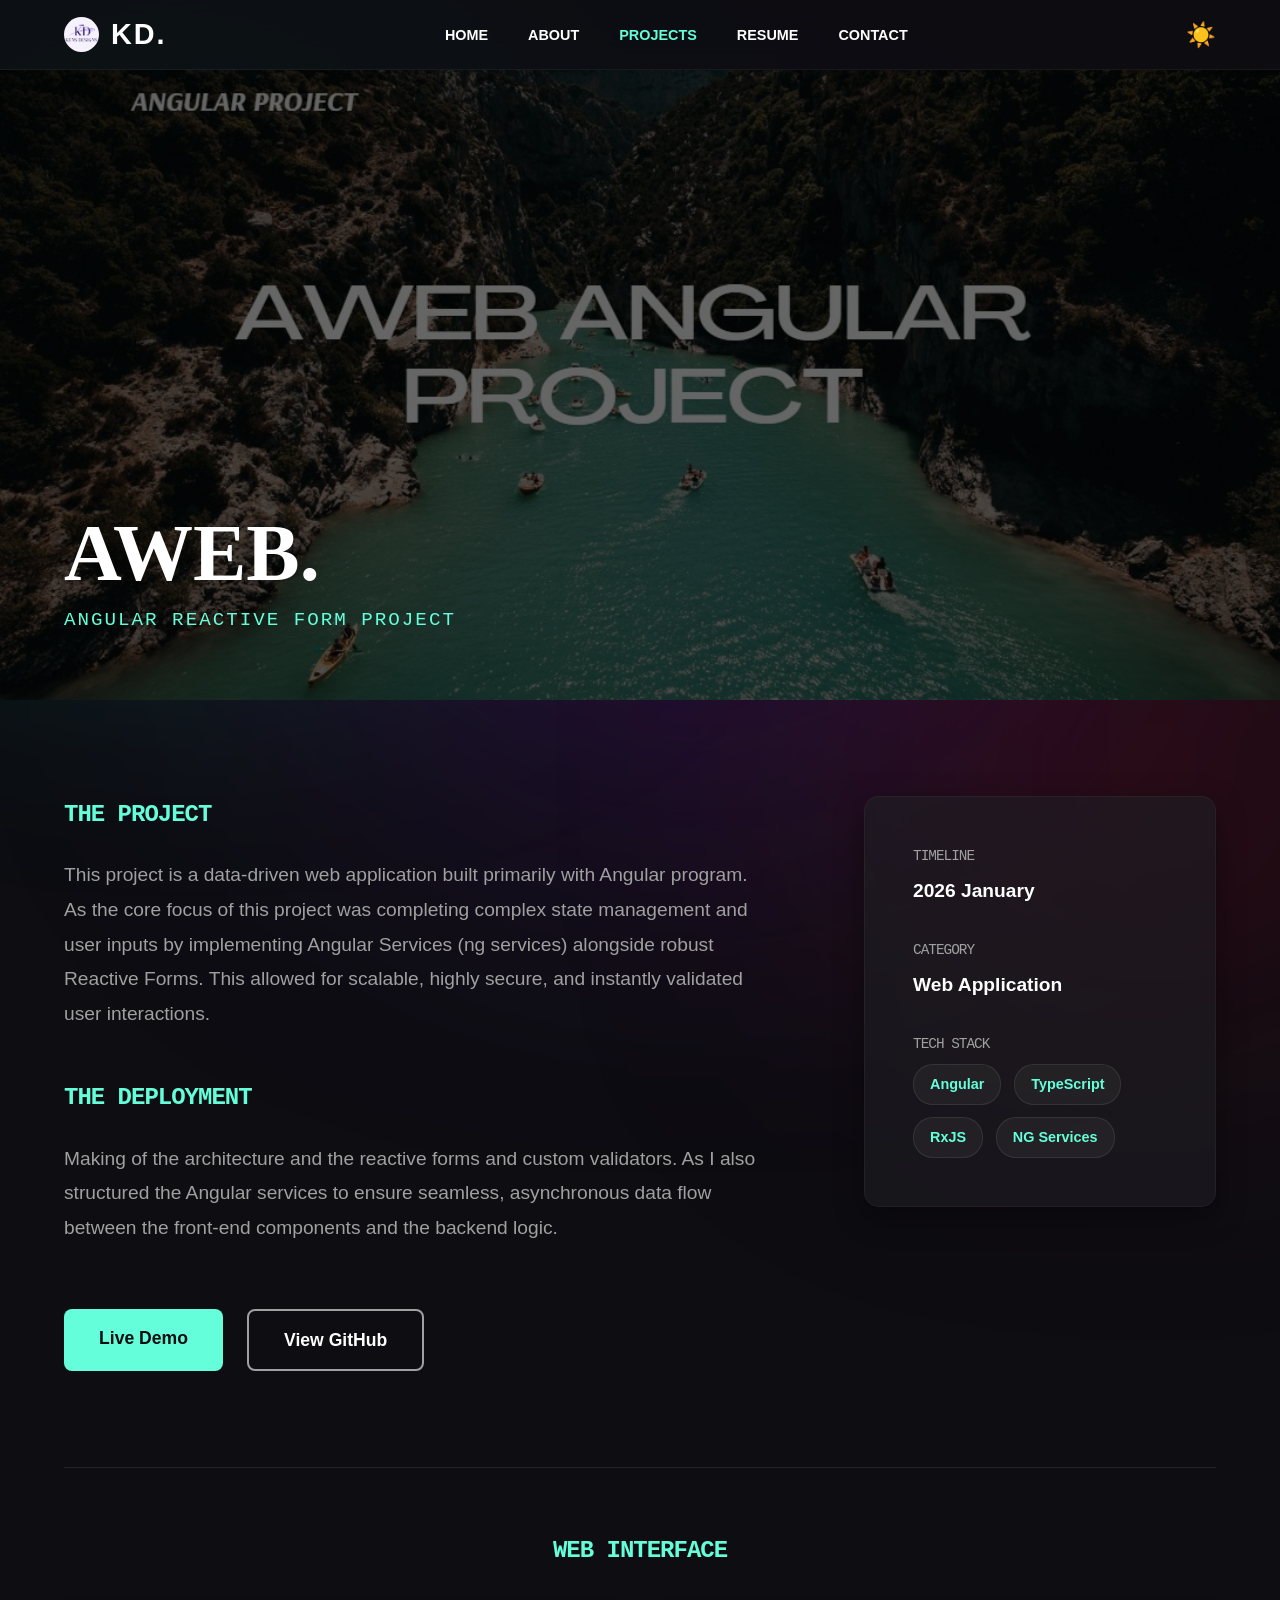
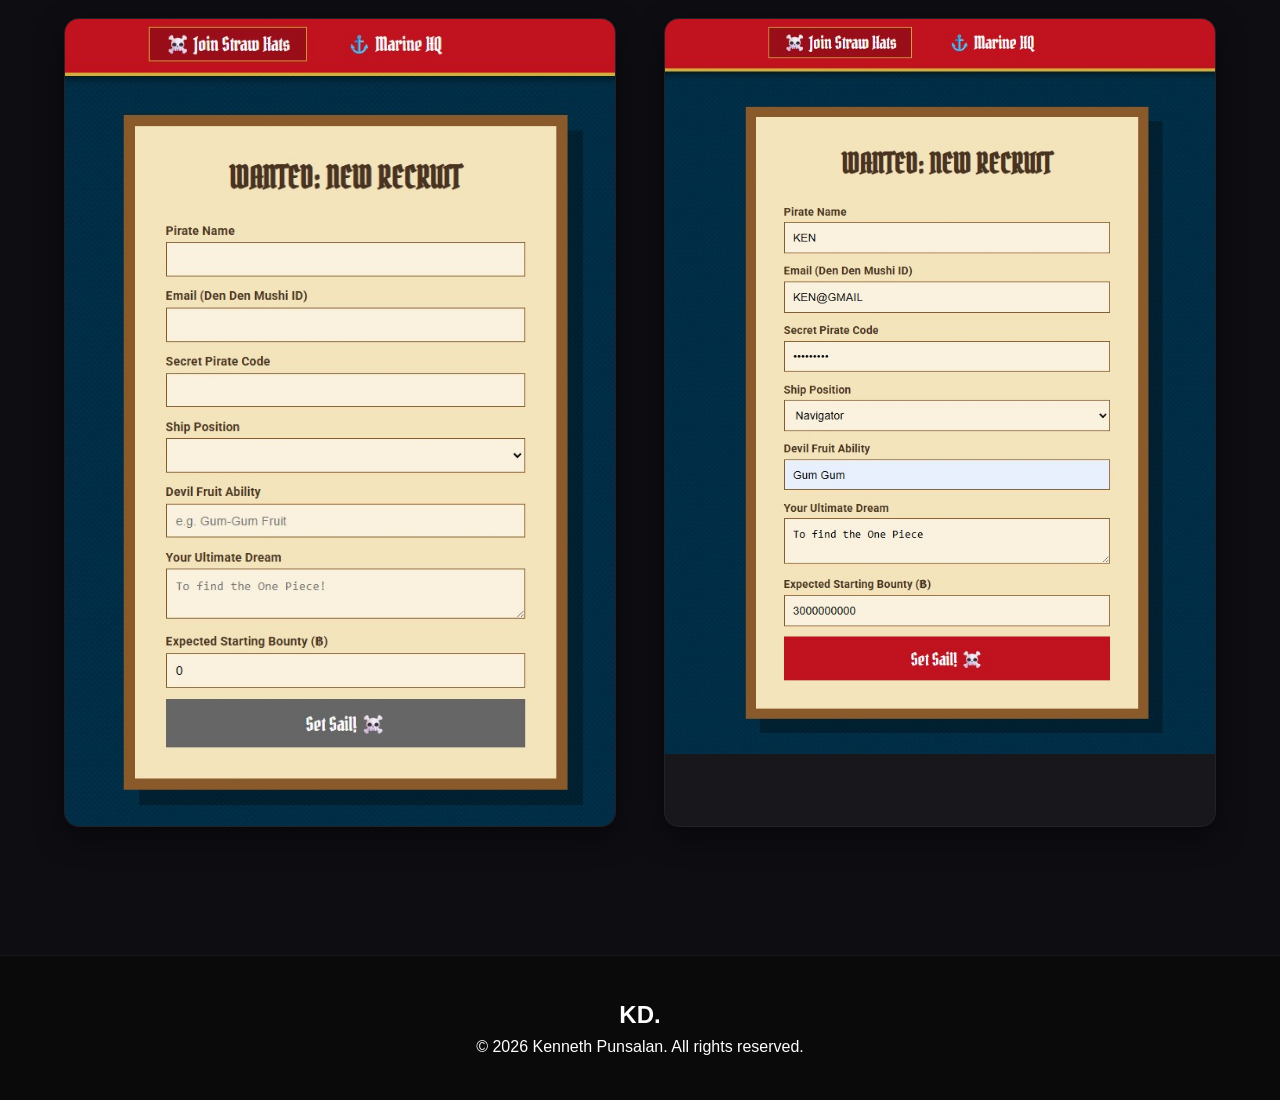
<file: projects/aweb.html>
<!DOCTYPE html>
<html lang="en" data-theme="dark">
<head>
    <meta charset="UTF-8">
    <meta name="viewport" content="width=device-width, initial-scale=1.0">
    <meta name="description" content="AWEB - Angular Reactive Form Project">
    <link rel="icon" type="image/png" href="../img/logo.jpg">
    <title>AWEB | Kenneth Punsalan</title>
    <link rel="stylesheet" href="../projectcssjava/template.css">
</head>
<body>
    <div class="custom-cursor" id="custom-cursor"></div>

    <div class="bg-glow glow-cyan"></div>
    <div class="bg-glow glow-purple"></div>
    <div class="bg-glow glow-red"></div>

    <nav class="navbar">
        <a href="../index.html" class="logo">
            <img src="../img/logo.jpg" alt="KD Logo" class="nav-logo-img">
            KD.
        </a>

        <div class="hamburger" id="hamburger">
            <span class="bar"></span>
            <span class="bar"></span>
            <span class="bar"></span>
        </div>

        <ul class="nav-links">
            <li><a href="../index.html">Home</a></li>
            <li><a href="../about.html">About</a></li>
            <li><a href="../projects.html" class="active">Projects</a></li>
            <li><a href="../resume.html">Resume</a></li>
            <li><a href="../contact.html">Contact</a></li>
        </ul>
        <button class="theme-toggle" id="theme-btn" aria-label="Switch to Light Mode">☀️</button>
    </nav>

    <main class="project-detail-container">
        <section class="project-hero scroll-anim fade-up">
            <div class="hero-image-wrapper">
                <img src="../img/aweb.jpg" alt="AWEB Project Interface" class="hero-img">
            </div>
            <div class="hero-title-box">
                <h1 class="page-title">AWEB.</h1>
                <p class="subtitle typewriter-font">Angular Reactive Form Project</p>
            </div>
        </section>

        <section class="project-content">
            <div class="content-grid">
                
                <div class="project-info-side scroll-anim slide-left">
                    <div class="info-block">
                        <h3 class="typewriter-font highlight">The Project</h3>
                        <p class="description">
                            This project is a data-driven web application built primarily with Angular program. As the core focus of this project was completing complex state management and user inputs by implementing Angular Services (ng services) alongside robust Reactive Forms. This allowed for scalable, highly secure, and instantly validated user interactions.
                        </p>
                    </div>
                    
                    <div class="info-block">
                        <h3 class="typewriter-font highlight">The Deployment</h3>
                        <p class="description">
                            Making of the architecture and the reactive forms and custom validators. As I also structured the Angular services to ensure seamless, asynchronous data flow between the front-end components and the backend logic.
                        </p>
                    </div>

                    <div class="project-actions">
                        <a href="https://app.netlify.com/projects/finals1and2/overview" class="btn-primary">Live Demo</a>
                        <a href="https://github.com/KenayT/Finals-Lab-Activity-1-Template-Driven-Form-Demo" class="btn-outline">View GitHub</a>
                    </div>
                </div>

                <div class="project-meta-side scroll-anim slide-right">
                    <div class="meta-card">
                        <div class="meta-item">
                            <span class="meta-label typewriter-font">Timeline</span>
                            <span class="meta-value">2026 January</span>
                        </div>
                        <div class="meta-item">
                            <span class="meta-label typewriter-font">Category</span>
                            <span class="meta-value">Web Application</span>
                        </div>
                        <div class="meta-item">
                            <span class="meta-label typewriter-font">Tech Stack</span>
                            <div class="tech-tags">
                                <span class="tag">Angular</span>
                                <span class="tag">TypeScript</span>
                                <span class="tag">RxJS</span>
                                <span class="tag">NG Services</span>
                            </div>
                        </div>
                    </div>
                </div>

            </div>

            </div> <div class="project-gallery scroll-anim fade-up" style="transition-delay: 200ms;">
                <h3 class="typewriter-font highlight gallery-title">Web Interface</h3>
                <div class="gallery-grid">
                    <div class="gallery-item">
                        <img src="../img/aweb1.jpg" alt="AWEB Interface Screen 1" class="gallery-img">
                    </div>
                    <div class="gallery-item">
                        <img src="../img/aweb2.jpg" alt="AWEB Interface Screen 2" class="gallery-img">
                    </div>
                </div>
            </div>

        </section> </main>

        </section>
    </main>

    <footer class="footer scroll-anim fade-up">
        <div class="footer-content">
            <h2 class="footer-logo">KD.</h2>
            <p class="copyright">&copy; 2026 Kenneth Punsalan. All rights reserved.</p>
        </div>
    </footer>

    <script src="../projectcssjava/template.js"></script>
</body>
</html>
</file>
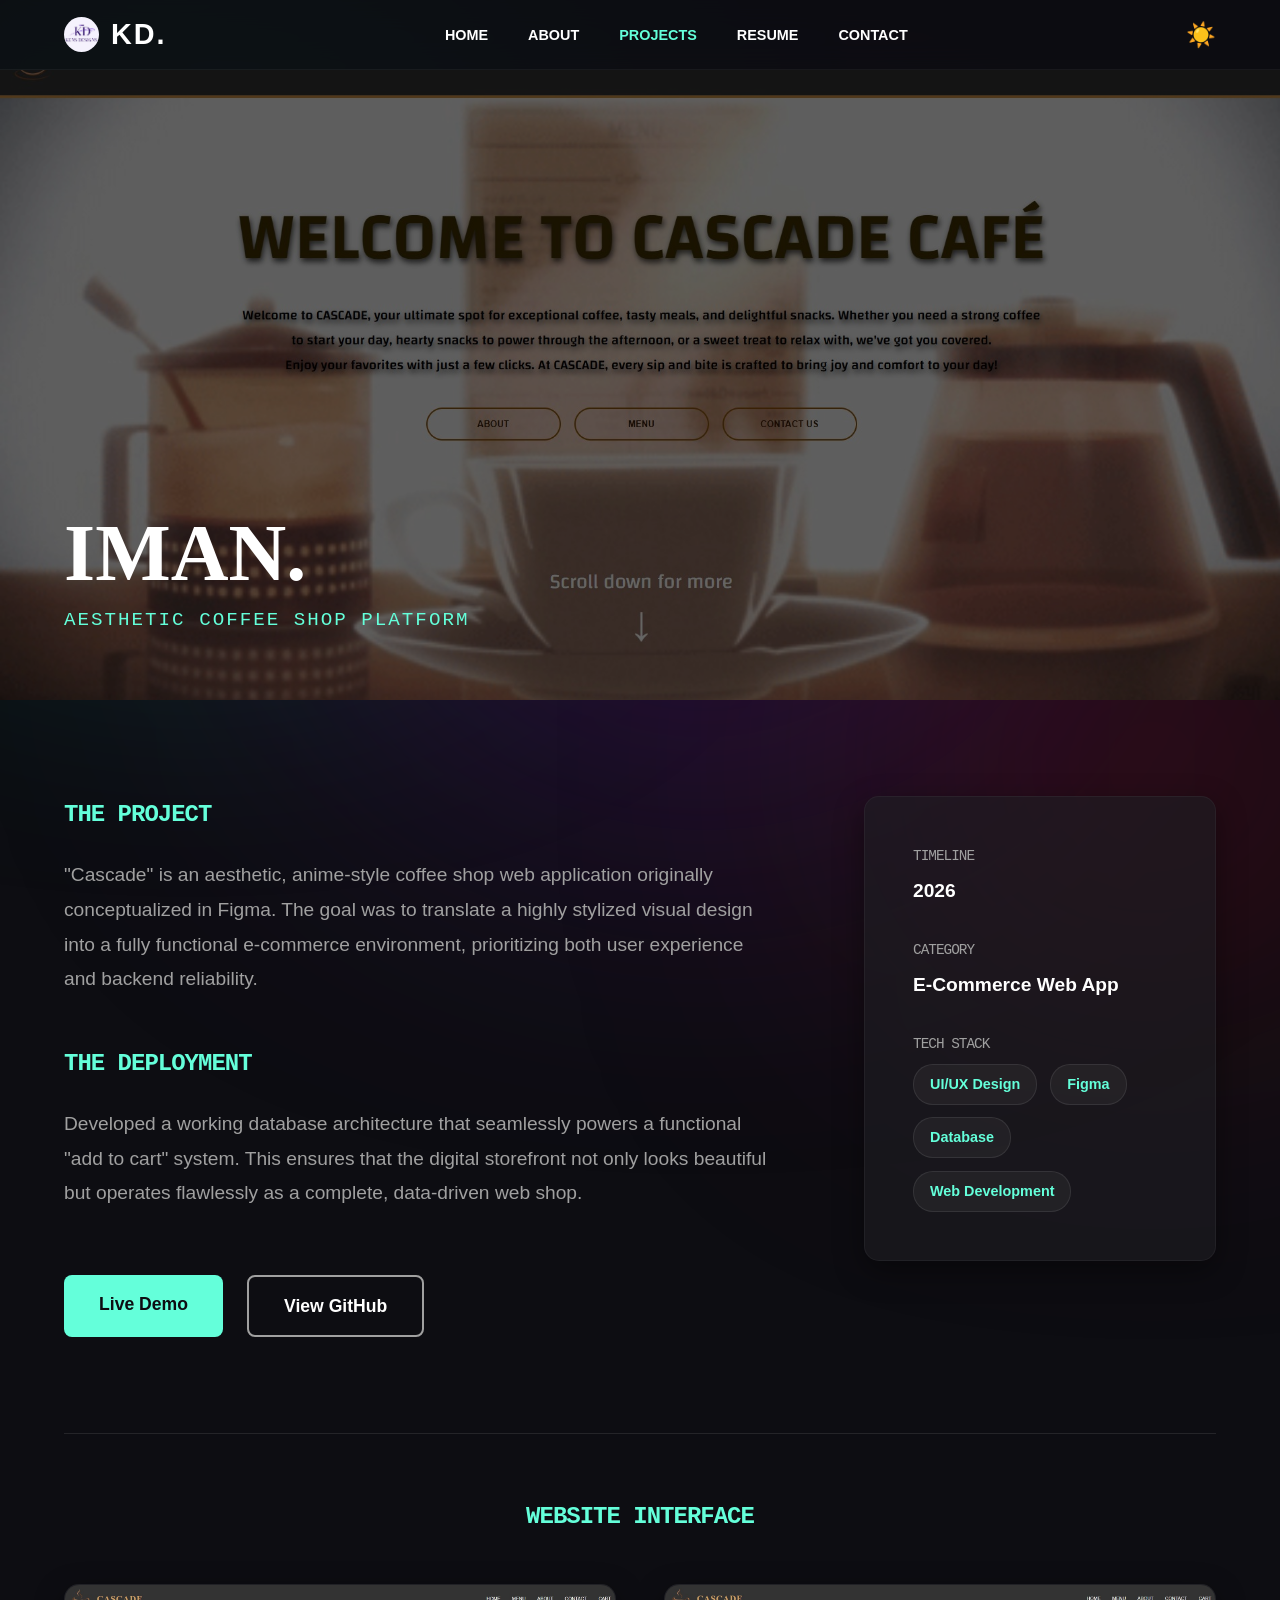
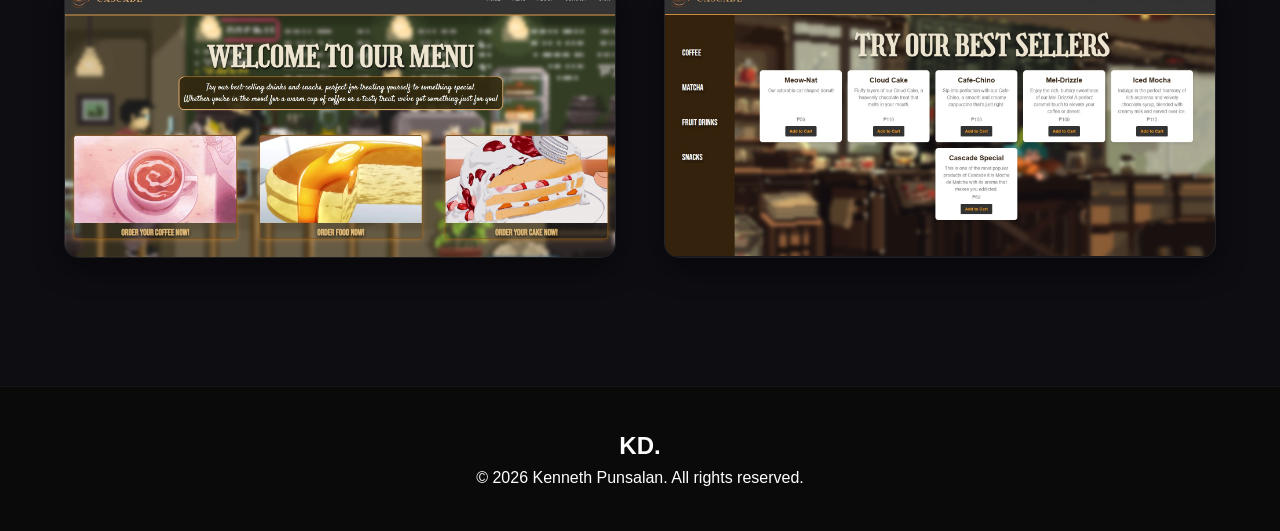
<file: projects/iman.html>
<!DOCTYPE html>
<html lang="en" data-theme="dark">
<head>
    <meta charset="UTF-8">
    <meta name="viewport" content="width=device-width, initial-scale=1.0">
    <meta name="description" content="IMAN - Aesthetic Coffee Shop E-Commerce Project">
    <link rel="icon" type="image/png" href="../img/logo.jpg">
    <title>IMAN | Kenneth Punsalan</title>
    <link rel="stylesheet" href="../projectcssjava/template.css">
</head>
<body>
    <div class="custom-cursor" id="custom-cursor"></div>

    <div class="bg-glow glow-cyan"></div>
    <div class="bg-glow glow-purple"></div>
    <div class="bg-glow glow-red"></div>

    <nav class="navbar">
        <a href="../index.html" class="logo">
            <img src="../img/logo.jpg" alt="KD Logo" class="nav-logo-img">
            KD.
        </a>

        <div class="hamburger" id="hamburger">
            <span class="bar"></span>
            <span class="bar"></span>
            <span class="bar"></span>
        </div>

        <ul class="nav-links">
            <li><a href="../index.html">Home</a></li>
            <li><a href="../about.html">About</a></li>
            <li><a href="../projects.html" class="active">Projects</a></li>
            <li><a href="../resume.html">Resume</a></li>
            <li><a href="../contact.html">Contact</a></li>
        </ul>
        <button class="theme-toggle" id="theme-btn" aria-label="Switch to Light Mode">☀️</button>
    </nav>

    <main class="project-detail-container">
        <section class="project-hero scroll-anim fade-up">
            <div class="hero-image-wrapper">
                <img src="../img/iman.jpg" alt="IMAN Cascade Interface" class="hero-img">
            </div>
            <div class="hero-title-box">
                <h1 class="page-title">IMAN.</h1>
                <p class="subtitle typewriter-font">Aesthetic Coffee Shop Platform</p>
            </div>
        </section>

        <section class="project-content">
            <div class="content-grid">
                
                <div class="project-info-side scroll-anim slide-left">
                    <div class="info-block">
                        <h3 class="typewriter-font highlight">The Project</h3>
                        <p class="description">
                            "Cascade" is an aesthetic, anime-style coffee shop web application originally conceptualized in Figma. The goal was to translate a highly stylized visual design into a fully functional e-commerce environment, prioritizing both user experience and backend reliability.
                        </p>
                    </div>
                    
                    <div class="info-block">
                        <h3 class="typewriter-font highlight">The Deployment</h3>
                        <p class="description">
                            Developed a working database architecture that seamlessly powers a functional "add to cart" system. This ensures that the digital storefront not only looks beautiful but operates flawlessly as a complete, data-driven web shop.
                        </p>
                    </div>

                    <div class="project-actions">
                        <a href="http://cascade.onlinewebshop.net/" target="_blank" class="btn-primary">Live Demo</a>
                        <a href="https://github.com/Archar1os/Cascade_Official.git" target="_blank" class="btn-outline">View GitHub</a>
                    </div>
                </div>

                <div class="project-meta-side scroll-anim slide-right">
                    <div class="meta-card">
                        <div class="meta-item">
                            <span class="meta-label typewriter-font">Timeline</span>
                            <span class="meta-value">2026</span>
                        </div>
                        <div class="meta-item">
                            <span class="meta-label typewriter-font">Category</span>
                            <span class="meta-value">E-Commerce Web App</span>
                        </div>
                        <div class="meta-item">
                            <span class="meta-label typewriter-font">Tech Stack</span>
                            <div class="tech-tags">
                                <span class="tag">UI/UX Design</span>
                                <span class="tag">Figma</span>
                                <span class="tag">Database</span>
                                <span class="tag">Web Development</span>
                            </div>
                        </div>
                    </div>
                </div>

            </div> 

            <div class="project-gallery scroll-anim fade-up" style="transition-delay: 200ms;">
                <h3 class="typewriter-font highlight gallery-title">Website Interface</h3>
                <div class="gallery-grid" style="grid-template-columns: repeat(auto-fit, minmax(250px, 1fr));">
                    <div class="gallery-item">
                        <img src="../img/imans1.jpg" alt="IMAN Screen 1" class="gallery-img">
                    </div>
                    <div class="gallery-item">
                        <img src="../img/imans2.jpg" alt="IMAN Screen 2" class="gallery-img">
                    </div>
                </div>
            </div>

        </section>
    </main>

    <footer class="footer scroll-anim fade-up">
        <div class="footer-content">
            <h2 class="footer-logo">KD.</h2>
            <p class="copyright">&copy; 2026 Kenneth Punsalan. All rights reserved.</p>
        </div>
    </footer>

    <script src="../projectcssjava/template.js"></script>
</body>
</html>
</file>
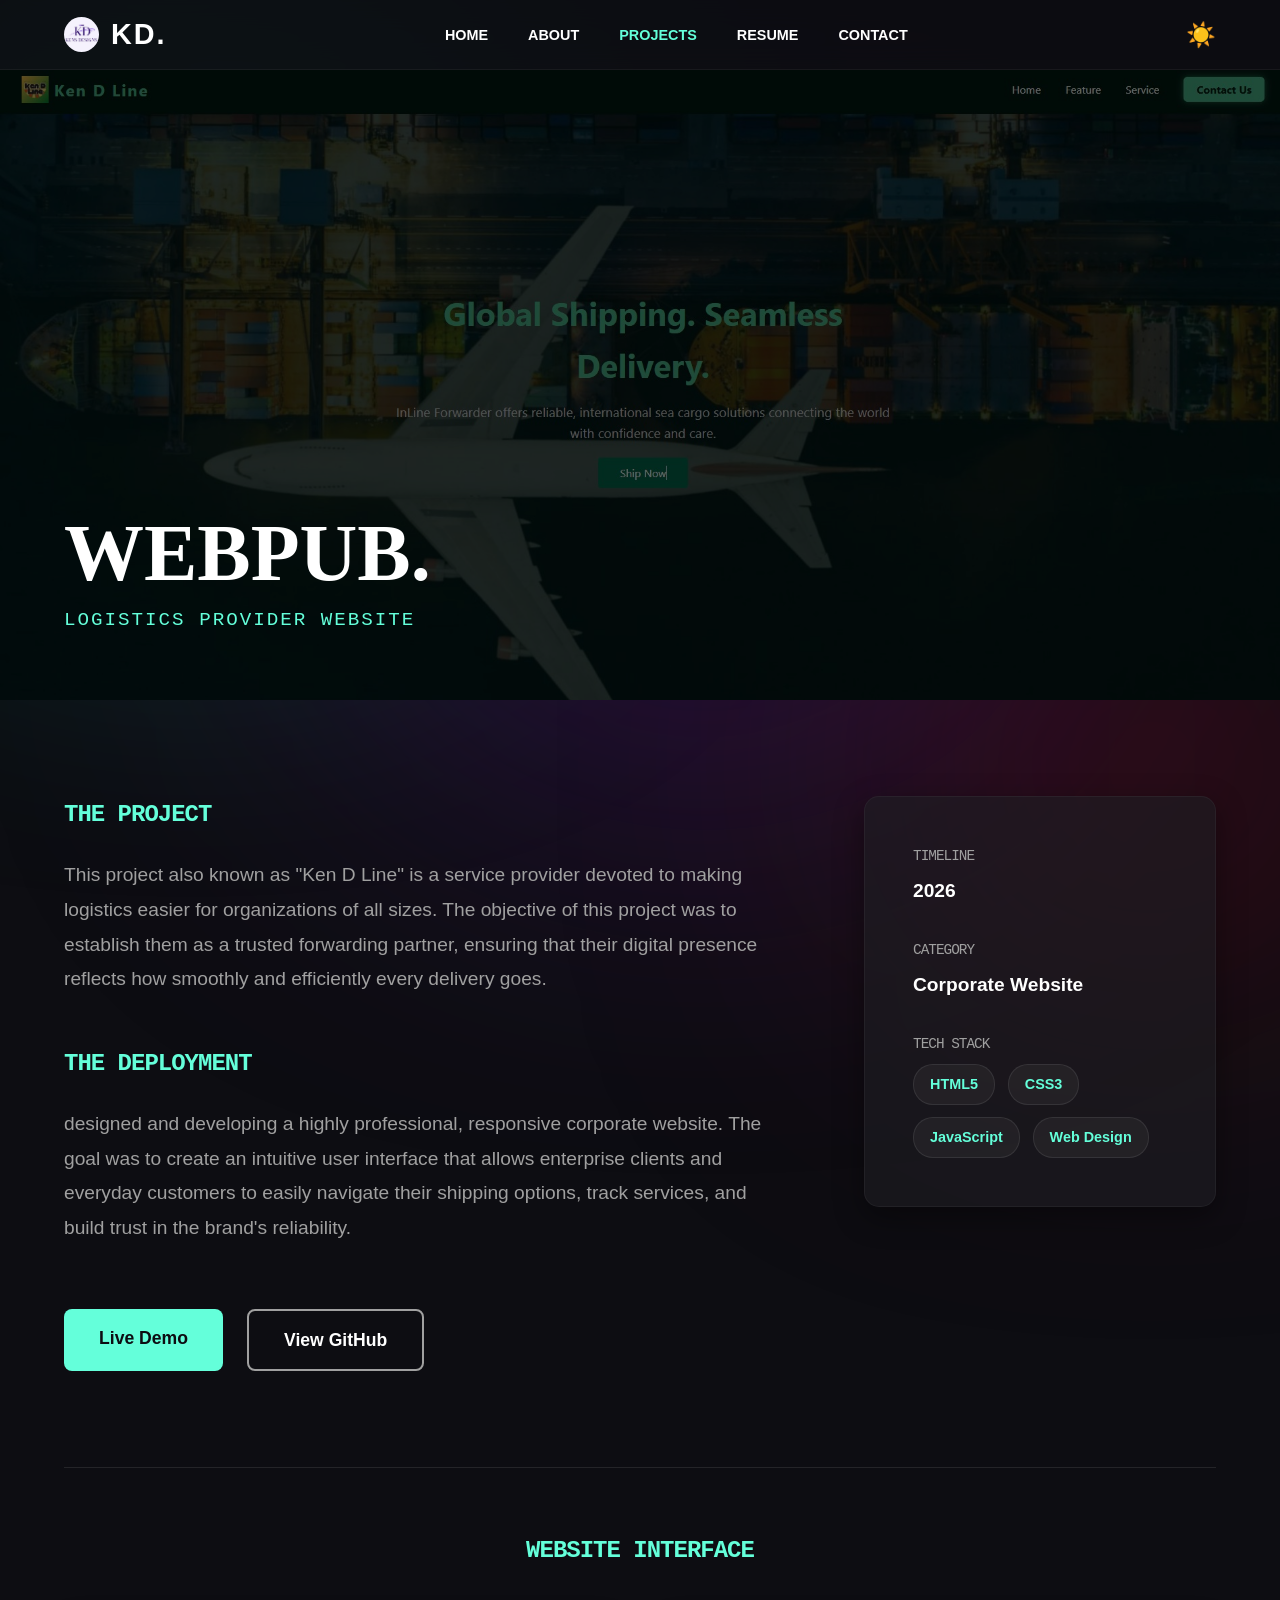
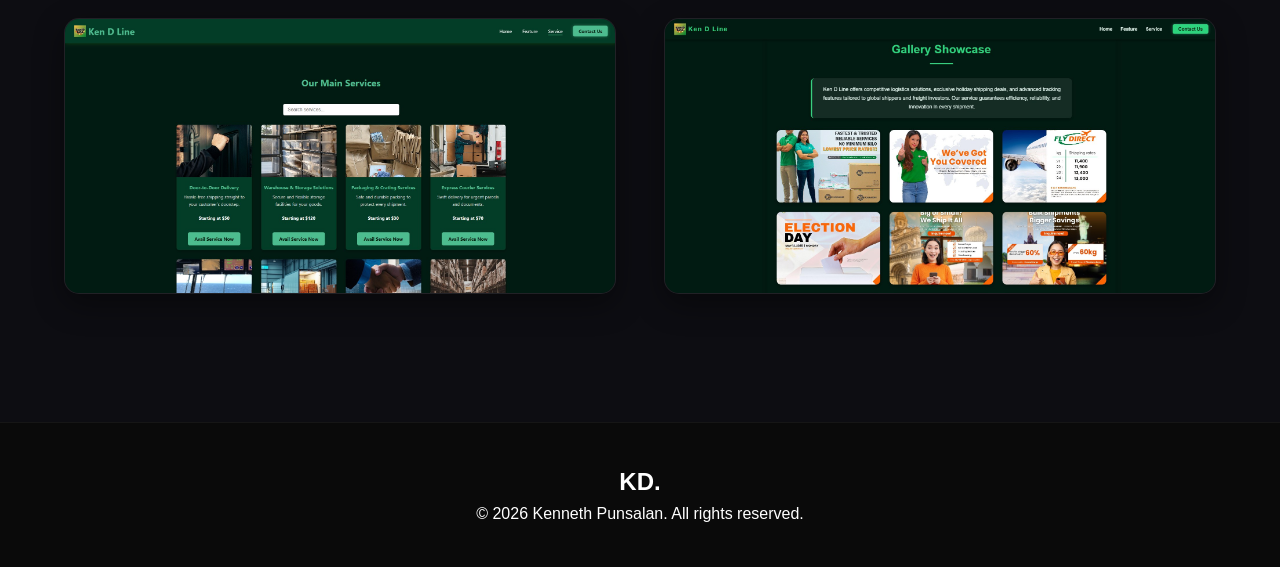
<file: projects/webpub.html>
<!DOCTYPE html>
<html lang="en" data-theme="dark">
<head>
    <meta charset="UTF-8">
    <meta name="viewport" content="width=device-width, initial-scale=1.0">
    <meta name="description" content="WEBPUB - Ken D Line Logistics Website">
    <link rel="icon" type="image/png" href="../img/logo.jpg">
    <title>WEBPUB | Kenneth Punsalan</title>
    <link rel="stylesheet" href="../projectcssjava/template.css">
</head>
<body>
    <div class="custom-cursor" id="custom-cursor"></div>

    <div class="bg-glow glow-cyan"></div>
    <div class="bg-glow glow-purple"></div>
    <div class="bg-glow glow-red"></div>

    <nav class="navbar">
        <a href="../index.html" class="logo">
            <img src="../img/logo.jpg" alt="KD Logo" class="nav-logo-img">
            KD.
        </a>

        <div class="hamburger" id="hamburger">
            <span class="bar"></span>
            <span class="bar"></span>
            <span class="bar"></span>
        </div>

        <ul class="nav-links">
            <li><a href="../index.html">Home</a></li>
            <li><a href="../about.html">About</a></li>
            <li><a href="../projects.html" class="active">Projects</a></li>
            <li><a href="../resume.html">Resume</a></li>
            <li><a href="../contact.html">Contact</a></li>
        </ul>
        <button class="theme-toggle" id="theme-btn" aria-label="Switch to Light Mode">☀️</button>
    </nav>

    <main class="project-detail-container">
        <section class="project-hero scroll-anim fade-up">
            <div class="hero-image-wrapper">
                <img src="../img/webpub.jpg" alt="WEBPUB Ken D Line Interface" class="hero-img">
            </div>
            <div class="hero-title-box">
                <h1 class="page-title">WEBPUB.</h1>
                <p class="subtitle typewriter-font">Logistics Provider Website</p>
            </div>
        </section>

        <section class="project-content">
            <div class="content-grid">
                
                <div class="project-info-side scroll-anim slide-left">
                    <div class="info-block">
                        <h3 class="typewriter-font highlight">The Project</h3>
                        <p class="description">
                            This project also known as "Ken D Line" is a service provider devoted to making logistics easier for organizations of all sizes. The objective of this project was to establish them as a trusted forwarding partner, ensuring that their digital presence reflects how smoothly and efficiently every delivery goes.
                        </p>
                    </div>
                    
                    <div class="info-block">
                        <h3 class="typewriter-font highlight">The Deployment</h3>
                        <p class="description">
                            designed and developing a highly professional, responsive corporate website. The goal was to create an intuitive user interface that allows enterprise clients and everyday customers to easily navigate their shipping options, track services, and build trust in the brand's reliability.
                        </p>
                    </div>

                    <div class="project-actions">
                        <a href="https://kenayt.github.io/Website-for-the-Proposed-Company-or-Business/index.html" class="btn-primary">Live Demo</a>
                        <a href="https://github.com/KenayT/Website-for-the-Proposed-Company-or-Business" class="btn-outline">View GitHub</a>
                    </div>
                </div>

                <div class="project-meta-side scroll-anim slide-right">
                    <div class="meta-card">
                        <div class="meta-item">
                            <span class="meta-label typewriter-font">Timeline</span>
                            <span class="meta-value">2026</span>
                        </div>
                        <div class="meta-item">
                            <span class="meta-label typewriter-font">Category</span>
                            <span class="meta-value">Corporate Website</span>
                        </div>
                        <div class="meta-item">
                            <span class="meta-label typewriter-font">Tech Stack</span>
                            <div class="tech-tags">
                                <span class="tag">HTML5</span>
                                <span class="tag">CSS3</span>
                                <span class="tag">JavaScript</span>
                                <span class="tag">Web Design</span>
                            </div>
                        </div>
                    </div>
                </div>

                </div> <div class="project-gallery scroll-anim fade-up" style="transition-delay: 200ms;">
                <h3 class="typewriter-font highlight gallery-title">Website Interface</h3>
                <div class="gallery-grid">
                    <div class="gallery-item">
                        <img src="../img/webpub1.jpg" alt="WEBPUB Ken D Line Screen 1" class="gallery-img">
                    </div>
                    <div class="gallery-item">
                        <img src="../img/webpub2.jpg" alt="WEBPUB Ken D Line Screen 2" class="gallery-img">
                    </div>
                </div>
            </div>

        </section> </main>

            </div>
        </section>
    </main>

    <footer class="footer scroll-anim fade-up">
        <div class="footer-content">
            <h2 class="footer-logo">KD.</h2>
            <p class="copyright">&copy; 2026 Kenneth Punsalan. All rights reserved.</p>
        </div>
    </footer>

    <script src="../projectcssjava/template.js"></script>
</body>
</html>
</file>
<file: csspages/cssofcontact.css>
/* =========================================
   Theme Variables & View Transition Override
   ========================================= */
:root {
    --bg-color: #f8f9fa; --text-color: #1a1a1a; --text-muted: #666666;
    --accent-color: #4a90e2; --nav-bg: rgba(248, 249, 250, 0.85);
    --card-bg: rgba(255, 255, 255, 0.7); --card-shadow: 0 10px 30px rgba(0,0,0,0.05);
    --footer-bg: #e1e4e8; --font-main: 'Segoe UI', Roboto, sans-serif;
    --spot-cyan: rgba(74, 144, 226, 0.2); --spot-purple: rgba(155, 89, 182, 0.1); --spot-red: rgba(255, 99, 71, 0.1);
}
[data-theme="dark"] {
    --bg-color: #0d0d12; --text-color: #ffffff; --text-muted: #a0a0a0;
    --accent-color: #64ffda; --nav-bg: rgba(13, 13, 18, 0.85);
    --card-bg: rgba(30, 30, 36, 0.6); --card-shadow: 0 10px 30px rgba(0,0,0,0.4);
    --footer-bg: #0a0a0a;
    --spot-cyan: rgba(0, 200, 150, 0.35); --spot-purple: rgba(80, 20, 120, 0.4); --spot-red: rgba(150, 10, 30, 0.3);
}

::view-transition-old(root), ::view-transition-new(root) { animation: none; mix-blend-mode: normal; }
::view-transition-old(root) { z-index: 1; }
::view-transition-new(root) { z-index: 9999; }
[data-theme="dark"] .bg-glow, [data-theme="light"] .bg-glow { transition: none; }

* { margin: 0; padding: 0; box-sizing: border-box; }
body { font-family: var(--font-main); background-color: var(--bg-color); color: var(--text-color); overflow-x: hidden; line-height: 1.6; }

/* Custom Cursor */
.custom-cursor { position: fixed; top: 0; left: 0; width: 20px; height: 20px; border: 2px solid var(--accent-color); border-radius: 50%; pointer-events: none; z-index: 9999; opacity: 0; transition: opacity 0.3s ease; mix-blend-mode: difference; }

/* Background Spotlights */
.bg-glow { position: fixed; border-radius: 50%; filter: blur(150px); z-index: -1; pointer-events: none; transition: background 0.6s ease; }
.glow-cyan { top: 0; left: -10vw; width: 50vw; height: 60vh; background: var(--spot-cyan); }
.glow-purple { top: 30vh; left: 25vw; width: 60vw; height: 60vh; background: var(--spot-purple); }
.glow-red { bottom: -10vh; right: -10vw; width: 40vw; height: 50vh; background: var(--spot-red); }

/* Navigation & Typography */
.navbar { position: fixed; top: 0; width: 100%; height: 70px; display: flex; justify-content: space-between; align-items: center; padding: 0 5%; background: var(--nav-bg); backdrop-filter: blur(15px); z-index: 1000; border-bottom: 1px solid rgba(128, 128, 128, 0.1); transition: background-color 0.4s ease, border-color 0.4s ease; }

.logo { 
    font-size: 1.8rem; 
    font-weight: 800; 
    letter-spacing: 2px; 
    text-decoration: none; /* Removes the underline from the link */
    color: var(--text-color); 
    display: flex; 
    align-items: center; 
    gap: 12px; /* Space between the image and the text */
    transition: color 0.3s ease;
}

.logo:hover {
    color: var(--accent-color); /* Changes KD. to cyan on hover */
}

.nav-logo-img {
    width: 35px; /* Adjust this number to make your logo bigger/smaller */
    height: 35px;
    border-radius: 50%; /* Optional: Makes your logo perfectly circular */
    object-fit: cover;
}

.nav-links { list-style: none; display: flex; gap: 2.5rem; }
.nav-links a { text-decoration: none; color: var(--text-color); font-weight: 600; text-transform: uppercase; font-size: 0.9rem; transition: 0.3s; }
.nav-links a:hover, .nav-links a.active { color: var(--accent-color); }
.theme-toggle { background: none; border: none; font-size: 1.5rem; cursor: pointer; }

.typewriter-font { font-family: 'Courier New', Courier, monospace; letter-spacing: -1px; text-transform: uppercase; }
.highlight { color: var(--accent-color); }

/* =========================================
   Centered Layout & Elegant Typography
   ========================================= */
.contact-container { 
    padding: 150px 5% 80px; 
    max-width: 800px; 
    margin: 0 auto; 
    text-align: center; 
}

.page-title { 
    font-size: 4.5rem; 
    margin-bottom: 1rem; 
    /* The premium, elegant font upgrade */
    font-family: 'Playfair Display', 'Georgia', 'Times New Roman', serif; 
    font-weight: 700;
    letter-spacing: -1px;
}

/* Info Block */
.contact-info { margin-bottom: 3rem; }
.info-block { margin-bottom: 1.5rem; }
.info-label { display: block; font-size: 0.9rem; color: var(--text-muted); margin-bottom: 0.3rem; }
.info-link, .info-text { font-size: 1.5rem; color: var(--text-color); font-weight: 600; text-decoration: none; transition: color 0.3s; }
.info-link:hover { color: var(--accent-color); text-decoration: underline; }

/* Glowing Social Icons */
.social-links { display: flex; justify-content: center; gap: 2rem; margin-top: 2.5rem; }
.social-icon { display: block; width: 45px; height: 45px; color: var(--text-muted); transition: transform 0.4s cubic-bezier(0.175, 0.885, 0.32, 1.275), color 0.4s, filter 0.4s; }
.social-icon:hover { color: var(--accent-color); transform: translateY(-8px) scale(1.1); filter: drop-shadow(0 10px 15px rgba(100, 255, 218, 0.4)); }

/* =========================================
   The Interactive Form
   ========================================= */
.form-wrapper { position: relative; background: var(--card-bg); padding: 3rem; border-radius: 15px; box-shadow: var(--card-shadow); backdrop-filter: blur(10px); border: 1px solid rgba(128,128,128,0.1); overflow: hidden; }

#contact-form { transition: opacity 0.4s ease, transform 0.6s ease; opacity: 1; transform: scale(1); }
#contact-form.hidden { opacity: 0; transform: scale(0.9); pointer-events: none; position: absolute; visibility: hidden; }

.input-row { display: flex; gap: 1.5rem; margin-bottom: 1.5rem; }
.input-group { flex: 1; text-align: left; margin-bottom: 1.5rem; }
.input-group label { display: block; font-size: 0.9rem; color: var(--text-muted); margin-bottom: 0.5rem; font-weight: 600; }
.input-group input, .input-group textarea { width: 100%; padding: 15px; border-radius: 8px; border: 1px solid rgba(128,128,128,0.2); background: rgba(0,0,0,0.05); color: var(--text-color); font-family: var(--font-main); font-size: 1rem; transition: border-color 0.3s, box-shadow 0.3s; }
[data-theme="dark"] .input-group input, [data-theme="dark"] .input-group textarea { background: rgba(0,0,0,0.3); }
.input-group input:focus, .input-group textarea:focus { outline: none; border-color: var(--accent-color); box-shadow: 0 0 15px var(--spot-cyan); }

.btn-primary { width: 100%; padding: 15px; background: var(--accent-color); color: var(--bg-color); border: none; border-radius: 8px; font-size: 1.1rem; font-weight: 700; cursor: pointer; transition: transform 0.3s, box-shadow 0.3s, background-color 0.3s; }
.btn-primary:hover { transform: translateY(-3px); box-shadow: 0 10px 20px var(--spot-cyan); }

/* =========================================
   Success Message Animation
   ========================================= */
.success-message { position: absolute; top: 0; left: 0; width: 100%; height: 100%; display: flex; flex-direction: column; justify-content: center; align-items: center; opacity: 0; transform: scale(1.1); transition: opacity 0.5s ease 0.3s, transform 0.5s ease 0.3s; pointer-events: none; z-index: 10; padding: 2rem; }
.success-message.active { opacity: 1; transform: scale(1); pointer-events: auto; }

.checkmark-circle { width: 80px; height: 80px; margin-bottom: 1.5rem; }
.checkmark-circle-path { stroke: var(--accent-color); stroke-width: 2; stroke-dasharray: 166; stroke-dashoffset: 166; }
.checkmark-check-path { stroke: var(--accent-color); stroke-width: 4; stroke-dasharray: 48; stroke-dashoffset: 48; }

.success-message.active .checkmark-circle-path { animation: stroke 0.6s cubic-bezier(0.65, 0, 0.45, 1) forwards 0.4s; }
.success-message.active .checkmark-check-path { animation: stroke 0.3s cubic-bezier(0.65, 0, 0.45, 1) forwards 0.8s; }

@keyframes stroke { 100% { stroke-dashoffset: 0; } }

/* Footer & Utils */
.scroll-anim { opacity: 0; will-change: transform, opacity; }
.fade-up { transform: translateY(40px); transition: opacity 0.8s ease, transform 0.8s ease; }
.fade-up.is-visible { opacity: 1; transform: translateY(0); }

.footer { background-color: var(--footer-bg); padding: 60px 10%; text-align: center; border-top: 1px solid rgba(128,128,128,0.05); }
.footer-logo { font-size: 2rem; color: var(--accent-color); margin-bottom: 15px; font-weight: 800; letter-spacing: 2px; }
.footer p { color: var(--text-muted); margin-bottom: 20px; }
.footer-socials { display: flex; justify-content: center; gap: 20px; margin-bottom: 30px; }
.footer-socials a { color: var(--text-color); text-decoration: none; font-weight: 600; transition: color 0.3s ease; text-transform: uppercase; letter-spacing: 1px; font-size: 0.9rem; }
.footer-socials a:hover { color: var(--accent-color); }

@media (max-width: 768px) { .input-row { flex-direction: column; gap: 0; } .page-title { font-size: 3rem; } }


/* =========================================
   LOGO STYLING
   ========================================= */
.logo { 
    font-size: 1.8rem; font-weight: 800; letter-spacing: 2px; 
    text-decoration: none; color: var(--text-color); 
    display: flex; align-items: center; gap: 12px; transition: color 0.3s ease;
}
.logo:hover { color: var(--accent-color); }
.nav-logo-img { width: 35px; height: 35px; border-radius: 50%; object-fit: cover; }

/* =========================================
   UNIVERSAL MOBILE RESPONSIVENESS
   ========================================= */
.hamburger { display: none; cursor: pointer; flex-direction: column; gap: 6px; z-index: 1001; }
.hamburger .bar { width: 30px; height: 3px; background-color: var(--text-color); border-radius: 3px; transition: all 0.4s ease; }

@media (max-width: 900px) {
    /* 1. Navbar & Hamburger Activation */
    .hamburger { display: flex; }
    
    .nav-links {
        position: fixed; top: 0; right: -100%; width: 100%; height: 100vh;
        background: var(--nav-bg); backdrop-filter: blur(20px);
        flex-direction: column; justify-content: center; align-items: center; gap: 3rem;
        transition: right 0.5s cubic-bezier(0.19, 1, 0.22, 1); z-index: 1000;
    }
    .nav-links.active { right: 0; }
    .nav-links a { font-size: 1.5rem; }

    /* Hamburger to "X" Animation */
    .hamburger.active .bar:nth-child(1) { transform: translateY(9px) rotate(45deg); }
    .hamburger.active .bar:nth-child(2) { opacity: 0; }
    .hamburger.active .bar:nth-child(3) { transform: translateY(-9px) rotate(-45deg); }
    .theme-toggle { z-index: 1002; margin-right: 15px; }

    /* 2. Hide Custom Cursor on Touch Devices */
    .custom-cursor { display: none !important; }

    /* 3. Touch-Friendly Buttons (Larger tap targets) */
    .btn-primary, .btn-outline, .download-btn {
        padding: 18px 30px !important; /* Taller padding for easy tapping */
        font-size: 1.1rem;
        width: 100%; /* Makes buttons full-width on mobile */
        justify-content: center;
    }

    /* 4. Global Typography Scaling */
    .page-title, .project-name { font-size: 2.8rem !important; }
    .subtitle { font-size: 1rem !important; }
    .section-title { font-size: 2.2rem !important; }

    /* 5. Stacking Grids (Making columns into rows) */
    .certs-grid, .resume-grid, .content-grid, .gallery-grid { grid-template-columns: 1fr; gap: 2rem; } 
    .input-row { flex-direction: column; gap: 0; }
    
    /* 6. Projects Split Layout Fix */
    .projects-split-layout { flex-direction: column; height: auto; padding-top: 100px; }
    .preview-side { display: none; /* Hide hover image on mobile */ }
    .list-side { padding: 0 5%; }
    .project-row { flex-direction: column; align-items: flex-start; gap: 5px; padding: 1.5rem 0; }
    .project-category { text-align: left; }

    /* 7. Padding & Hero Adjustments */
    .contact-container, .resume-container, .project-detail-container { padding-top: 100px; padding-bottom: 40px; }
    .project-hero { height: 50vh; padding: 0 5% 2rem; }
}

/* =========================================
   SUCCESS MESSAGE FIX
   ========================================= */
.success-message {
    display: flex;
    flex-direction: column;
    align-items: center;
    justify-content: center;
    min-height: 350px; /* Forces the box to stay tall enough after the form disappears */
    text-align: center;
    padding: 2rem;
}

.checkmark-circle {
    width: 80px; /* Locks the checkmark size */
    height: 80px;
    margin: 0 auto 1.5rem auto; /* Centers it and adds breathing room below */
}

.checkmark-svg {
    width: 100%;
    height: 100%;
    stroke: #00ffcc; /* Feel free to change this to var(--accent-color) */
    stroke-width: 3;
}
</file>
<file: csspages/cssofresume.css>
/* =========================================
   Theme Variables & Engine
   ========================================= */
:root {
    --bg-color: #f8f9fa; --text-color: #1a1a1a; --text-muted: #666666;
    --accent-color: #4a90e2; --nav-bg: rgba(248, 249, 250, 0.85);
    --card-bg: rgba(255, 255, 255, 0.7); --card-shadow: 0 10px 30px rgba(0,0,0,0.05);
    --footer-bg: #e1e4e8; --font-main: 'Segoe UI', Roboto, sans-serif;
    --spot-cyan: rgba(74, 144, 226, 0.2); --spot-purple: rgba(155, 89, 182, 0.1); --spot-red: rgba(255, 99, 71, 0.1);
}
[data-theme="dark"] {
    --bg-color: #0d0d12; --text-color: #ffffff; --text-muted: #a0a0a0;
    --accent-color: #64ffda; --nav-bg: rgba(13, 13, 18, 0.85);
    --card-bg: rgba(30, 30, 36, 0.6); --card-shadow: 0 10px 30px rgba(0,0,0,0.4);
    --footer-bg: #0a0a0a;
    --spot-cyan: rgba(0, 200, 150, 0.35); --spot-purple: rgba(80, 20, 120, 0.4); --spot-red: rgba(150, 10, 30, 0.3);
}

::view-transition-old(root), ::view-transition-new(root) { animation: none; mix-blend-mode: normal; }
::view-transition-old(root) { z-index: 1; }
::view-transition-new(root) { z-index: 9999; }
[data-theme="dark"] .bg-glow, [data-theme="light"] .bg-glow { transition: none; }

* { margin: 0; padding: 0; box-sizing: border-box; }
body { font-family: var(--font-main); background-color: var(--bg-color); color: var(--text-color); overflow-x: hidden; line-height: 1.6; }

.custom-cursor { position: fixed; top: 0; left: 0; width: 20px; height: 20px; border: 2px solid var(--accent-color); border-radius: 50%; pointer-events: none; z-index: 9999; opacity: 0; transition: opacity 0.3s ease; mix-blend-mode: difference; }
.bg-glow { position: fixed; border-radius: 50%; filter: blur(150px); z-index: -1; pointer-events: none; transition: background 0.6s ease; }
.glow-cyan { top: 0; left: -10vw; width: 50vw; height: 60vh; background: var(--spot-cyan); }
.glow-purple { top: 30vh; left: 25vw; width: 60vw; height: 60vh; background: var(--spot-purple); }
.glow-red { bottom: -10vh; right: -10vw; width: 40vw; height: 50vh; background: var(--spot-red); }

/* Navigation */
.navbar { position: fixed; top: 0; width: 100%; height: 70px; display: flex; justify-content: space-between; align-items: center; padding: 0 5%; background: var(--nav-bg); backdrop-filter: blur(15px); z-index: 1000; border-bottom: 1px solid rgba(128, 128, 128, 0.1); transition: background-color 0.4s ease; }

.logo { 
    font-size: 1.8rem; 
    font-weight: 800; 
    letter-spacing: 2px; 
    text-decoration: none; /* Removes the underline from the link */
    color: var(--text-color); 
    display: flex; 
    align-items: center; 
    gap: 12px; /* Space between the image and the text */
    transition: color 0.3s ease;
}

.logo:hover {
    color: var(--accent-color); /* Changes KD. to cyan on hover */
}

.nav-logo-img {
    width: 35px; /* Adjust this number to make your logo bigger/smaller */
    height: 35px;
    border-radius: 50%; /* Optional: Makes your logo perfectly circular */
    object-fit: cover;
}


.nav-links { list-style: none; display: flex; gap: 2.5rem; }
.nav-links a { text-decoration: none; color: var(--text-color); font-weight: 600; text-transform: uppercase; font-size: 0.9rem; transition: 0.3s; }
.nav-links a:hover, .nav-links a.active { color: var(--accent-color); }
.theme-toggle { background: none; border: none; font-size: 1.5rem; cursor: pointer; }

/* Typography */
.typewriter-font { font-family: 'Courier New', Courier, monospace; letter-spacing: -1px; text-transform: uppercase; }
.highlight { color: var(--accent-color); }
.page-title { font-size: 4.5rem; font-family: 'Playfair Display', 'Georgia', serif; line-height: 1.1; margin-bottom: 0.5rem; }

/* =========================================
   Resume Layout
   ========================================= */
.resume-container { padding: 120px 5% 60px; max-width: 1200px; margin: 0 auto; }
.resume-header { text-align: center; margin-bottom: 5rem; }
.subtitle { color: var(--text-muted); font-size: 1.2rem; margin-bottom: 2.5rem; }

/* Download Button */
.download-wrapper { display: flex; justify-content: center; }
.download-btn { display: inline-flex; align-items: center; gap: 10px; padding: 15px 40px; background: var(--accent-color); color: var(--bg-color); font-weight: 700; font-size: 1.1rem; border-radius: 50px; text-decoration: none; transition: transform 0.3s, box-shadow 0.3s; }
.download-btn:hover { transform: translateY(-5px); box-shadow: 0 15px 30px var(--spot-cyan); }
.download-icon { width: 20px; height: 20px; }

/* 2-Column Grid matching the PDF layout */
.resume-grid { display: grid; grid-template-columns: 1fr 2fr; gap: 4rem; }

/* Blocks */
.resume-block { background: var(--card-bg); padding: 3rem; border-radius: 15px; border: 1px solid rgba(128,128,128,0.1); box-shadow: var(--card-shadow); backdrop-filter: blur(10px); margin-bottom: 3rem; transition: transform 0.4s ease, border-color 0.4s ease; }
.resume-block:hover { transform: translateY(-5px); border-color: var(--accent-color); }
.block-title { font-size: 1.8rem; margin-bottom: 2rem; color: var(--text-color); font-family: 'Playfair Display', serif; position: relative; padding-bottom: 10px; }
.block-title::after { content: ''; position: absolute; left: 0; bottom: 0; width: 40px; height: 3px; background: var(--accent-color); }

/* Skills Section */
.skills-list { list-style: none; display: flex; flex-direction: column; gap: 1rem; }
.skills-list li { padding-left: 20px; position: relative; color: var(--text-muted); font-size: 1.05rem; }
.skills-list li::before { content: '▹'; position: absolute; left: 0; color: var(--accent-color); font-weight: bold; }

/* Education Timeline */
.timeline { border-left: 2px solid rgba(128,128,128,0.2); padding-left: 20px; }
.timeline-item { position: relative; margin-bottom: 2rem; }
.timeline-item::before { content: ''; position: absolute; left: -26px; top: 0; width: 10px; height: 10px; border-radius: 50%; background: var(--accent-color); }
.timeline-date { font-family: 'Courier New', monospace; font-size: 0.85rem; color: var(--accent-color); display: block; margin-bottom: 0.3rem; }
.timeline-title { font-size: 1.1rem; color: var(--text-color); margin-bottom: 0.2rem; }
.timeline-desc { font-size: 0.9rem; color: var(--text-muted); }

/* Certifications */
.cert-item { margin-bottom: 1.5rem; border-bottom: 1px solid rgba(128,128,128,0.1); padding-bottom: 1.5rem; }
.cert-item:last-child { margin-bottom: 0; border-bottom: none; padding-bottom: 0; }
.cert-item h4 { font-size: 1.1rem; margin-bottom: 0.3rem; }
.cert-item p { font-size: 0.9rem; color: var(--text-muted); line-height: 1.4; }

/* Career Profile */
.profile-text { font-size: 1.1rem; color: var(--text-muted); line-height: 1.8; margin-bottom: 1.5rem; }
.profile-text strong { color: var(--text-color); }

/* Projects */
.project-item { margin-bottom: 2.5rem; }
.project-title { font-size: 1.2rem; color: var(--accent-color); margin-bottom: 0.8rem; letter-spacing: 1px; }
.project-desc { font-size: 1.05rem; color: var(--text-muted); line-height: 1.7; }

/* Utils & Animations */
.scroll-anim { opacity: 0; will-change: transform, opacity; }
.fade-up { transform: translateY(30px); transition: opacity 0.8s ease, transform 0.8s ease; }
.fade-up.is-visible { opacity: 1; transform: translateY(0); }
.slide-left { transform: translateX(-40px); transition: opacity 0.8s ease, transform 0.8s ease; }
.slide-left.is-visible { opacity: 1; transform: translateX(0); }
.slide-right { transform: translateX(40px); transition: opacity 0.8s ease, transform 0.8s ease; }
.slide-right.is-visible { opacity: 1; transform: translateX(0); }

.footer { background-color: var(--footer-bg); padding: 60px 10%; text-align: center; border-top: 1px solid rgba(128,128,128,0.05); }
.footer-logo { font-size: 2rem; color: var(--accent-color); margin-bottom: 15px; font-weight: 800; letter-spacing: 2px; }
.footer p { color: var(--text-muted); margin-bottom: 20px; }
.footer-socials { display: flex; justify-content: center; gap: 20px; margin-bottom: 30px; }
.footer-socials a { color: var(--text-color); text-decoration: none; font-weight: 600; transition: color 0.3s ease; text-transform: uppercase; letter-spacing: 1px; font-size: 0.9rem; }
.footer-socials a:hover { color: var(--accent-color); }

@media (max-width: 900px) { .resume-grid { grid-template-columns: 1fr; gap: 2rem; } .page-title { font-size: 3.5rem; } }

/* =========================================
   LOGO STYLING
   ========================================= */
.logo { 
    font-size: 1.8rem; font-weight: 800; letter-spacing: 2px; 
    text-decoration: none; color: var(--text-color); 
    display: flex; align-items: center; gap: 12px; transition: color 0.3s ease;
}
.logo:hover { color: var(--accent-color); }
.nav-logo-img { width: 35px; height: 35px; border-radius: 50%; object-fit: cover; }

/* =========================================
   UNIVERSAL MOBILE RESPONSIVENESS
   ========================================= */
.hamburger { display: none; cursor: pointer; flex-direction: column; gap: 6px; z-index: 1001; }
.hamburger .bar { width: 30px; height: 3px; background-color: var(--text-color); border-radius: 3px; transition: all 0.4s ease; }

@media (max-width: 900px) {
    /* 1. Navbar & Hamburger Activation */
    .hamburger { display: flex; }
    
    .nav-links {
        position: fixed; top: 0; right: -100%; width: 100%; height: 100vh;
        background: var(--nav-bg); backdrop-filter: blur(20px);
        flex-direction: column; justify-content: center; align-items: center; gap: 3rem;
        transition: right 0.5s cubic-bezier(0.19, 1, 0.22, 1); z-index: 1000;
    }
    .nav-links.active { right: 0; }
    .nav-links a { font-size: 1.5rem; }

    /* Hamburger to "X" Animation */
    .hamburger.active .bar:nth-child(1) { transform: translateY(9px) rotate(45deg); }
    .hamburger.active .bar:nth-child(2) { opacity: 0; }
    .hamburger.active .bar:nth-child(3) { transform: translateY(-9px) rotate(-45deg); }
    .theme-toggle { z-index: 1002; margin-right: 15px; }

    /* 2. Hide Custom Cursor on Touch Devices */
    .custom-cursor { display: none !important; }

    /* 3. Touch-Friendly Buttons (Larger tap targets) */
    .btn-primary, .btn-outline, .download-btn {
        padding: 18px 30px !important; /* Taller padding for easy tapping */
        font-size: 1.1rem;
        width: 100%; /* Makes buttons full-width on mobile */
        justify-content: center;
    }

    /* 4. Global Typography Scaling */
    .page-title, .project-name { font-size: 2.8rem !important; }
    .subtitle { font-size: 1rem !important; }
    .section-title { font-size: 2.2rem !important; }

    /* 5. Stacking Grids (Making columns into rows) */
    .certs-grid, .resume-grid, .content-grid, .gallery-grid { grid-template-columns: 1fr; gap: 2rem; } 
    .input-row { flex-direction: column; gap: 0; }
    
    /* 6. Projects Split Layout Fix */
    .projects-split-layout { flex-direction: column; height: auto; padding-top: 100px; }
    .preview-side { display: none; /* Hide hover image on mobile */ }
    .list-side { padding: 0 5%; }
    .project-row { flex-direction: column; align-items: flex-start; gap: 5px; padding: 1.5rem 0; }
    .project-category { text-align: left; }

    /* 7. Padding & Hero Adjustments */
    .contact-container, .resume-container, .project-detail-container { padding-top: 100px; padding-bottom: 40px; }
    .project-hero { height: 50vh; padding: 0 5% 2rem; }
}
</file>
<file: projectcssjava/template.css>
/* =========================================
   Theme Variables & Engine
   ========================================= */
:root {
    --bg-color: #f8f9fa; --text-color: #1a1a1a; --text-muted: #666666;
    --accent-color: #4a90e2; --nav-bg: rgba(248, 249, 250, 0.85);
    --card-bg: rgba(255, 255, 255, 0.7); --card-shadow: 0 10px 30px rgba(0,0,0,0.05);
    --footer-bg: #e1e4e8; --font-main: 'Segoe UI', Roboto, sans-serif;
    --spot-cyan: rgba(74, 144, 226, 0.2); --spot-purple: rgba(155, 89, 182, 0.1); --spot-red: rgba(255, 99, 71, 0.1);
}
[data-theme="dark"] {
    --bg-color: #0d0d12; --text-color: #ffffff; --text-muted: #a0a0a0;
    --accent-color: #64ffda; --nav-bg: rgba(13, 13, 18, 0.85);
    --card-bg: rgba(30, 30, 36, 0.6); --card-shadow: 0 10px 30px rgba(0,0,0,0.4);
    --footer-bg: #0a0a0a;
    --spot-cyan: rgba(0, 200, 150, 0.35); --spot-purple: rgba(80, 20, 120, 0.4); --spot-red: rgba(150, 10, 30, 0.3);
}

::view-transition-old(root), ::view-transition-new(root) { animation: none; mix-blend-mode: normal; }
::view-transition-old(root) { z-index: 1; }
::view-transition-new(root) { z-index: 9999; }
[data-theme="dark"] .bg-glow, [data-theme="light"] .bg-glow { transition: none; }

* { margin: 0; padding: 0; box-sizing: border-box; }
body { font-family: var(--font-main); background-color: var(--bg-color); color: var(--text-color); overflow-x: hidden; line-height: 1.6; }

.custom-cursor { position: fixed; top: 0; left: 0; width: 20px; height: 20px; border: 2px solid var(--accent-color); border-radius: 50%; pointer-events: none; z-index: 9999; opacity: 0; transition: opacity 0.3s ease; mix-blend-mode: difference; }
.bg-glow { position: fixed; border-radius: 50%; filter: blur(150px); z-index: -1; pointer-events: none; transition: background 0.6s ease; }
.glow-cyan { top: 0; left: -10vw; width: 50vw; height: 60vh; background: var(--spot-cyan); }
.glow-purple { top: 30vh; left: 25vw; width: 60vw; height: 60vh; background: var(--spot-purple); }
.glow-red { bottom: -10vh; right: -10vw; width: 40vw; height: 50vh; background: var(--spot-red); }

/* Navigation */
.navbar { position: fixed; top: 0; width: 100%; height: 70px; display: flex; justify-content: space-between; align-items: center; padding: 0 5%; background: var(--nav-bg); backdrop-filter: blur(15px); z-index: 1000; border-bottom: 1px solid rgba(128, 128, 128, 0.1); transition: background-color 0.4s ease; }
/* Updated Navbar Logo Styling */

.logo { 
    font-size: 1.8rem; 
    font-weight: 800; 
    letter-spacing: 2px; 
    text-decoration: none; 
    color: var(--text-color); 
    display: flex; 
    align-items: center; 
    gap: 12px; 
    transition: color 0.3s ease;
}

.logo:hover {
    color: var(--accent-color); 
}


.nav-logo-img {
    width: 35px; 
    height: 35px;
    border-radius: 50%; 
    object-fit: cover;
}
.nav-links { list-style: none; display: flex; gap: 2.5rem; }
.nav-links a { text-decoration: none; color: var(--text-color); font-weight: 600; text-transform: uppercase; font-size: 0.9rem; transition: 0.3s; }
.nav-links a:hover, .nav-links a.active { color: var(--accent-color); }
.theme-toggle { background: none; border: none; font-size: 1.5rem; cursor: pointer; }

/* Typography */
.typewriter-font { font-family: 'Courier New', Courier, monospace; letter-spacing: -1px; text-transform: uppercase; }
.highlight { color: var(--accent-color); }
.page-title { font-size: 5rem; font-family: 'Playfair Display', 'Georgia', serif; line-height: 1.1; margin-bottom: 0.5rem; }

/* =========================================
   Project Detail Layout
   ========================================= */
.project-detail-container {
    padding-top: 70px; 
    min-height: 100vh;
}

/* Massive Hero Banner */
.project-hero {
    position: relative;
    width: 100%;
    height: 70vh;
    display: flex;
    align-items: flex-end;
    padding: 0 5% 4rem;
    overflow: hidden;
}

.hero-image-wrapper {
    position: absolute;
    top: 0; left: 0;
    width: 100%; height: 100%;
    z-index: -1;
}

.hero-img {
    width: 100%; height: 100%;
    object-fit: cover;
    object-position: center;
    filter: brightness(0.4); 
    transition: transform 10s ease-out; 
}

.project-hero:hover .hero-img {
    transform: scale(1.05);
}

.hero-title-box {
    position: relative;
    z-index: 2;
    color: #ffffff; 
}

.hero-title-box .subtitle {
    color: var(--accent-color);
    font-size: 1.2rem;
    letter-spacing: 2px;
}


.project-content {
    padding: 6rem 5%;
    max-width: 1400px;
    margin: 0 auto;
}

.content-grid {
    display: grid;
    grid-template-columns: 2fr 1fr;
    gap: 6rem;
}


.info-block {
    margin-bottom: 3rem;
}

.info-block h3 {
    font-size: 1.5rem;
    margin-bottom: 1.5rem;
}

.description {
    font-size: 1.2rem;
    line-height: 1.8;
    color: var(--text-muted);
}


.project-actions {
    display: flex;
    gap: 1.5rem;
    margin-top: 4rem;
}

.btn-primary, .btn-outline {
    padding: 15px 35px;
    border-radius: 8px;
    font-size: 1.1rem;
    font-weight: 700;
    text-decoration: none;
    text-align: center;
    transition: transform 0.3s, box-shadow 0.3s, background-color 0.3s, color 0.3s;
}

.btn-primary { background: var(--accent-color); color: var(--bg-color); border: none; }
.btn-primary:hover { transform: translateY(-3px); box-shadow: 0 10px 20px var(--spot-cyan); }

.btn-outline { background: transparent; color: var(--text-color); border: 2px solid var(--text-muted); }
.btn-outline:hover { border-color: var(--accent-color); color: var(--accent-color); transform: translateY(-3px); }


.meta-card {
    background: var(--card-bg);
    padding: 3rem;
    border-radius: 15px;
    backdrop-filter: blur(10px);
    border: 1px solid rgba(128,128,128,0.1);
    box-shadow: var(--card-shadow);
}

.meta-item {
    margin-bottom: 2rem;
}

.meta-item:last-child {
    margin-bottom: 0;
}

.meta-label {
    display: block;
    font-size: 0.9rem;
    color: var(--text-muted);
    margin-bottom: 0.5rem;
}

.meta-value {
    font-size: 1.2rem;
    font-weight: 600;
    color: var(--text-color);
}

.tech-tags {
    display: flex;
    flex-wrap: wrap;
    gap: 0.8rem;
    margin-top: 0.5rem;
}

.tag {
    background: rgba(128,128,128,0.1);
    color: var(--accent-color);
    padding: 8px 16px;
    border-radius: 20px;
    font-size: 0.9rem;
    font-weight: 600;
    border: 1px solid rgba(128,128,128,0.2);
}


.scroll-anim { opacity: 0; will-change: transform, opacity; }
.fade-up { transform: translateY(40px); transition: opacity 0.8s ease, transform 0.8s ease; }
.fade-up.is-visible { opacity: 1; transform: translateY(0); }
.slide-left { transform: translateX(-60px); transition: opacity 1s ease, transform 1s ease; }
.slide-left.is-visible { opacity: 1; transform: translateX(0); }
.slide-right { transform: translateX(60px); transition: opacity 1s ease, transform 1s ease; }
.slide-right.is-visible { opacity: 1; transform: translateX(0); }

.footer { padding: 40px; text-align: center; background: var(--footer-bg); border-top: 1px solid rgba(128,128,128,0.1); margin-top: 2rem; transition: background-color 0.4s ease; }

@media (max-width: 900px) {
    .content-grid { grid-template-columns: 1fr; gap: 3rem; }
    .page-title { font-size: 3.5rem; }
}

/* =========================================
   Project Gallery Section
   ========================================= */
.project-gallery {
    margin-top: 6rem;
    padding-top: 4rem;
    border-top: 1px solid rgba(128,128,128,0.2);
}

.gallery-title {
    font-size: 1.5rem;
    margin-bottom: 3rem;
    text-align: center;
}

.gallery-grid {
    display: grid;
    grid-template-columns: repeat(2, 1fr); 
    gap: 3rem;
}

.gallery-item {
    border-radius: 15px;
    overflow: hidden;
    box-shadow: var(--card-shadow);
    border: 1px solid rgba(128,128,128,0.1);
    background: var(--card-bg);
}

.gallery-img {
    width: 100%;
    height: auto;
    display: block;
    object-fit: cover;
    transition: transform 0.6s cubic-bezier(0.175, 0.885, 0.32, 1.275);
}

.gallery-item:hover .gallery-img {
    transform: scale(1.05); 
}

/* Mobile Responsiveness for Gallery */
@media (max-width: 768px) {
    .gallery-grid {
        grid-template-columns: 1fr; 
        gap: 2rem;
    }
}

/* =========================================
   LOGO STYLING
   ========================================= */
.logo { 
    font-size: 1.8rem; font-weight: 800; letter-spacing: 2px; 
    text-decoration: none; color: var(--text-color); 
    display: flex; align-items: center; gap: 12px; transition: color 0.3s ease;
}
.logo:hover { color: var(--accent-color); }
.nav-logo-img { width: 35px; height: 35px; border-radius: 50%; object-fit: cover; }

/* =========================================
   UNIVERSAL MOBILE RESPONSIVENESS
   ========================================= */
.hamburger { display: none; cursor: pointer; flex-direction: column; gap: 6px; z-index: 1001; }
.hamburger .bar { width: 30px; height: 3px; background-color: var(--text-color); border-radius: 3px; transition: all 0.4s ease; }

@media (max-width: 900px) {
    /* 1. Navbar & Hamburger Activation */
    .hamburger { display: flex; }
    
    .nav-links {
        position: fixed; top: 0; right: -100%; width: 100%; height: 100vh;
        background: var(--nav-bg); backdrop-filter: blur(20px);
        flex-direction: column; justify-content: center; align-items: center; gap: 3rem;
        transition: right 0.5s cubic-bezier(0.19, 1, 0.22, 1); z-index: 1000;
    }
    .nav-links.active { right: 0; }
    .nav-links a { font-size: 1.5rem; }

    /* Hamburger to "X" Animation */
    .hamburger.active .bar:nth-child(1) { transform: translateY(9px) rotate(45deg); }
    .hamburger.active .bar:nth-child(2) { opacity: 0; }
    .hamburger.active .bar:nth-child(3) { transform: translateY(-9px) rotate(-45deg); }
    .theme-toggle { z-index: 1002; margin-right: 15px; }

    /* 2. Hide Custom Cursor on Touch Devices */
    .custom-cursor { display: none !important; }

    /* 3. Touch-Friendly Buttons (Larger tap targets) */
    .btn-primary, .btn-outline, .download-btn {
        padding: 18px 30px !important; /* Taller padding for easy tapping */
        font-size: 1.1rem;
        width: 100%; /* Makes buttons full-width on mobile */
        justify-content: center;
    }

    /* 4. Global Typography Scaling */
    .page-title, .project-name { font-size: 2.8rem !important; }
    .subtitle { font-size: 1rem !important; }
    .section-title { font-size: 2.2rem !important; }

    /* 5. Stacking Grids (Making columns into rows) */
    .certs-grid, .resume-grid, .content-grid, .gallery-grid { grid-template-columns: 1fr; gap: 2rem; } 
    .input-row { flex-direction: column; gap: 0; }
    
    /* 6. Projects Split Layout Fix */
    .projects-split-layout { flex-direction: column; height: auto; padding-top: 100px; }
    .preview-side { display: none; /* Hide hover image on mobile */ }
    .list-side { padding: 0 5%; }
    .project-row { flex-direction: column; align-items: flex-start; gap: 5px; padding: 1.5rem 0; }
    .project-category { text-align: left; }

    /* 7. Padding & Hero Adjustments */
    .contact-container, .resume-container, .project-detail-container { padding-top: 100px; padding-bottom: 40px; }
    .project-hero { height: 50vh; padding: 0 5% 2rem; }
}
</file>
